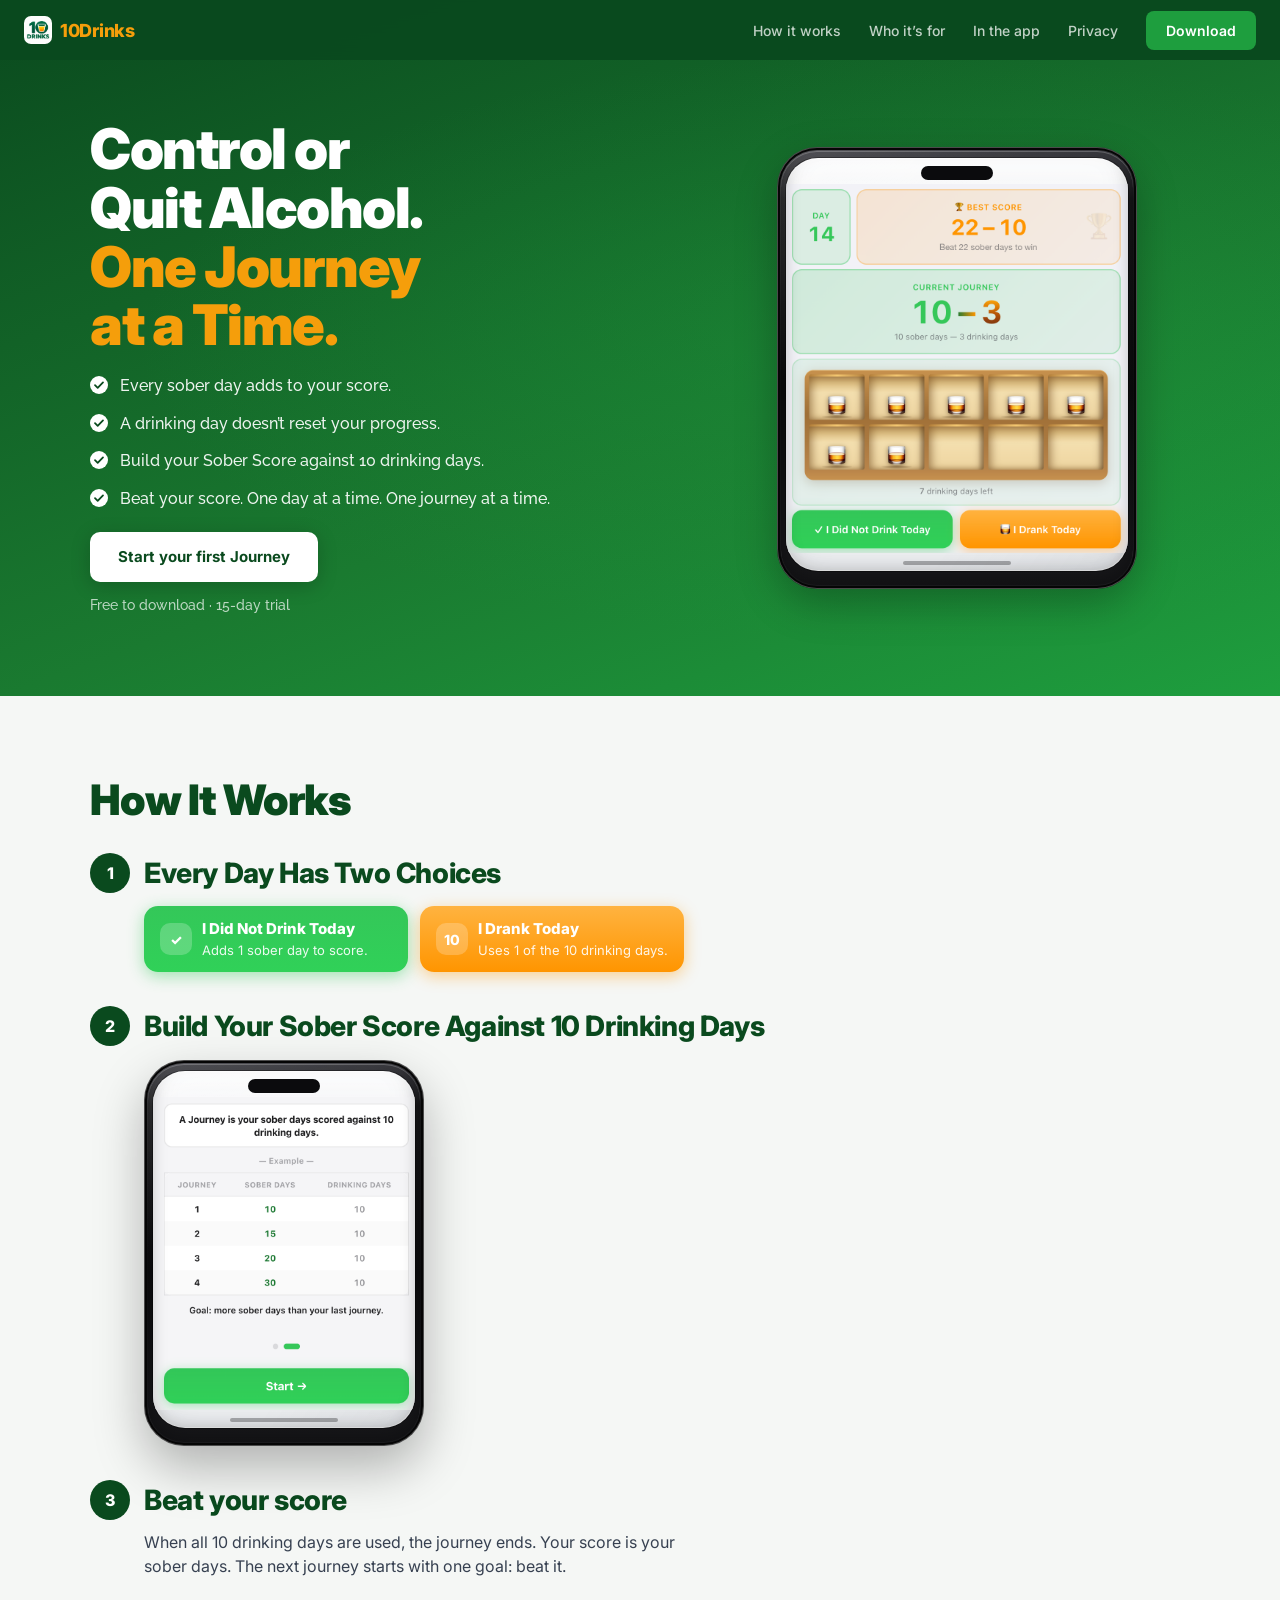
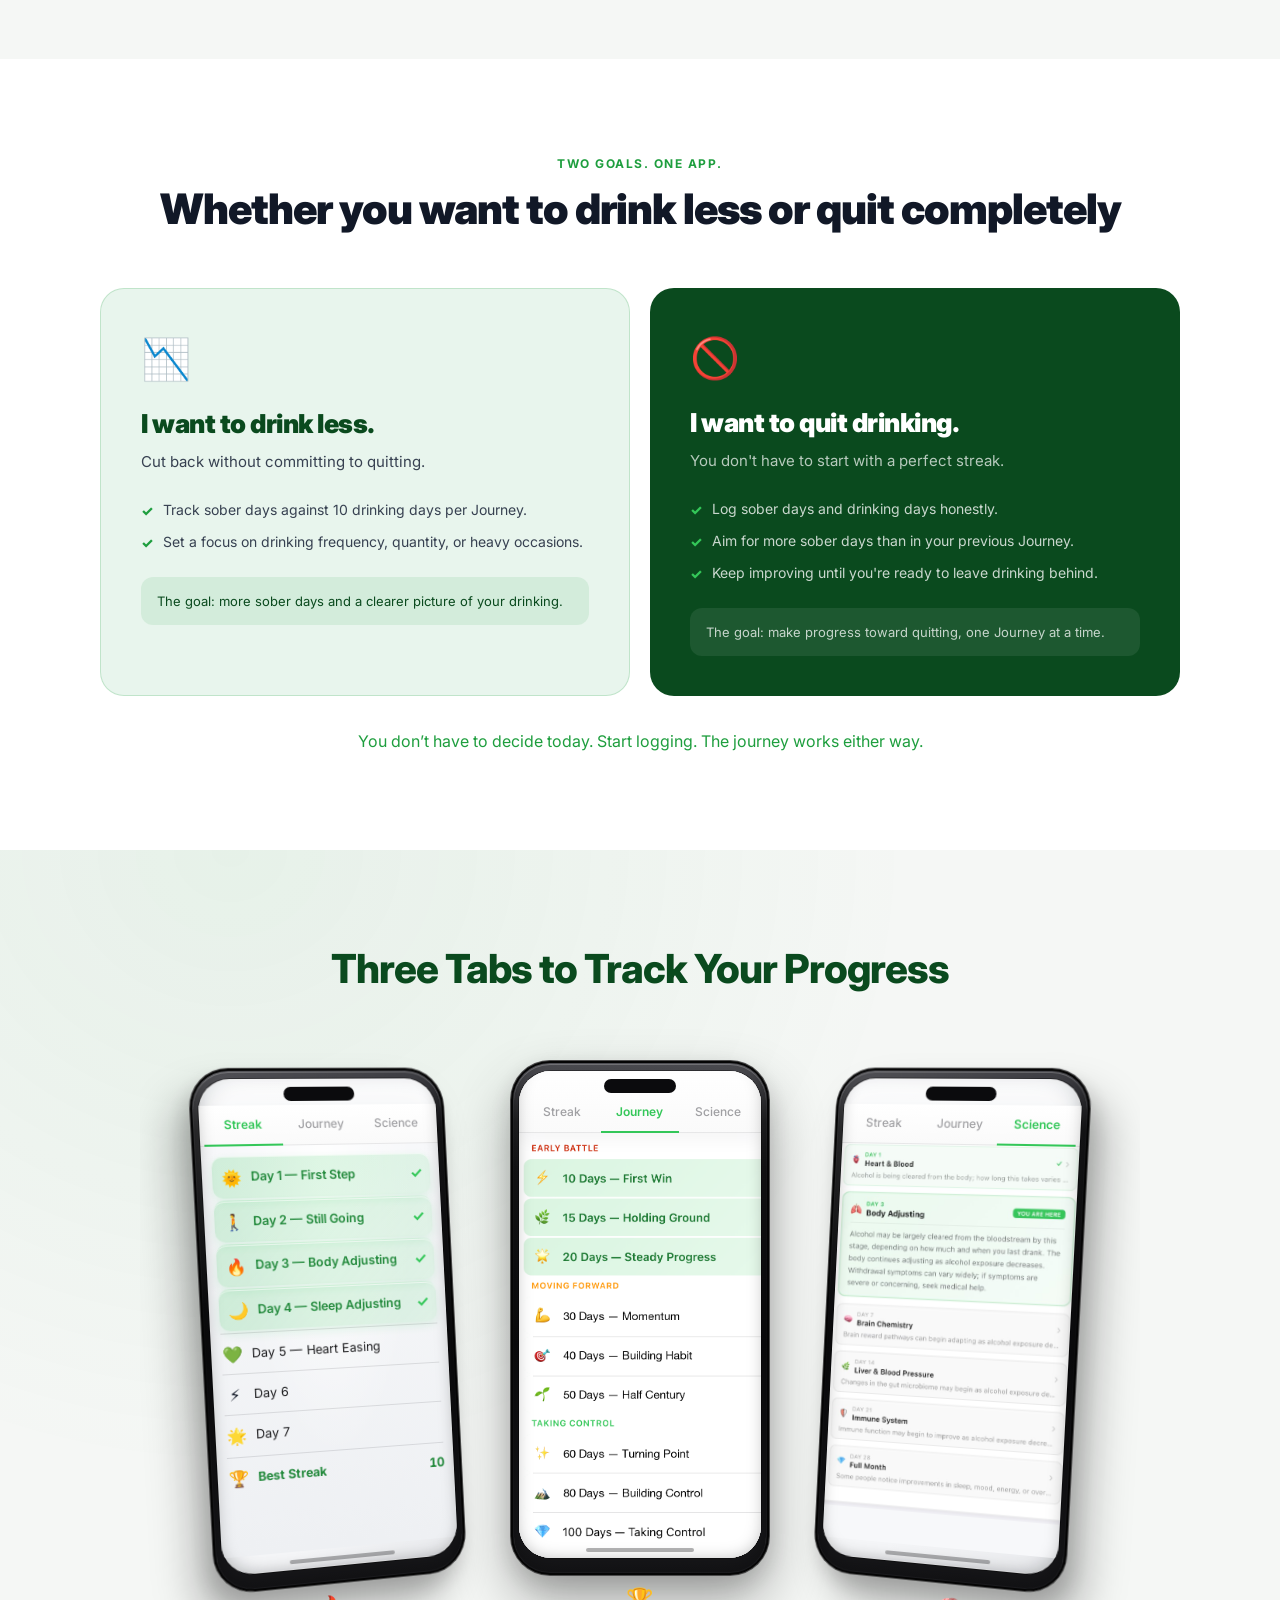
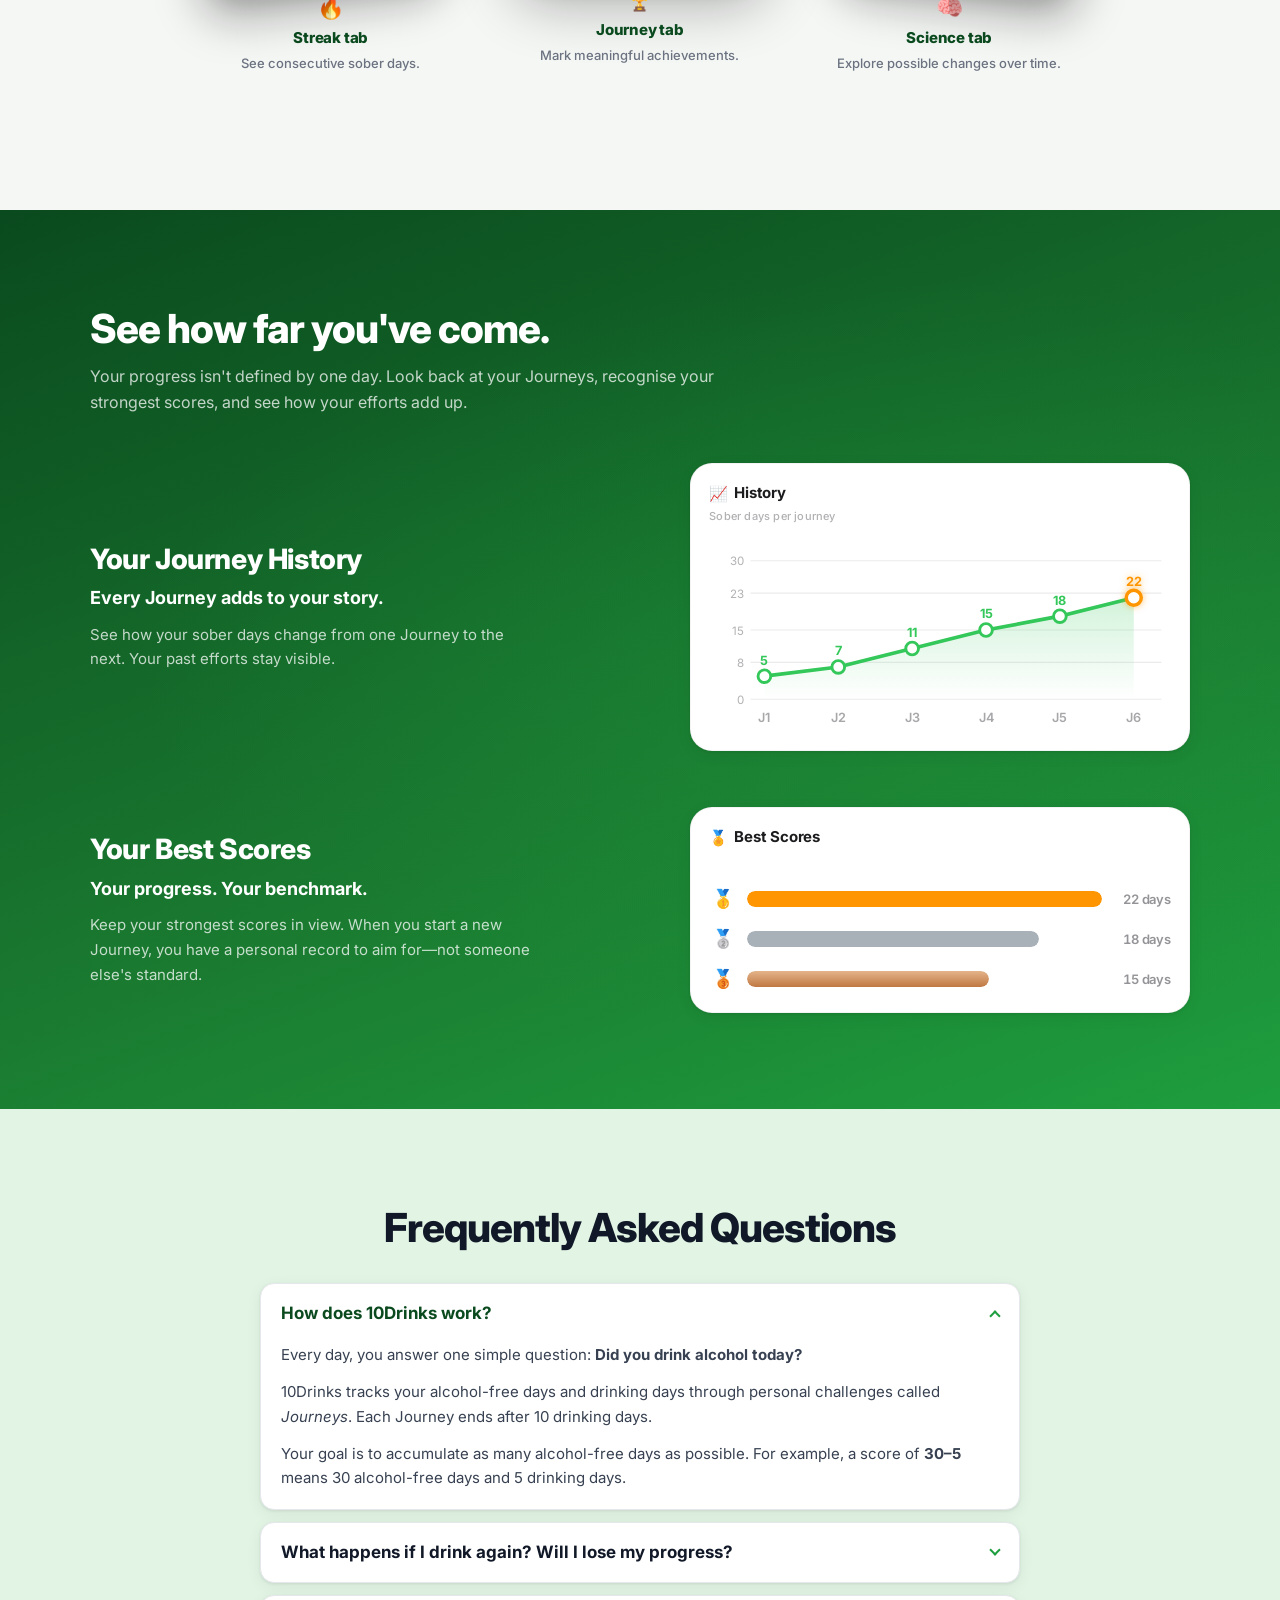
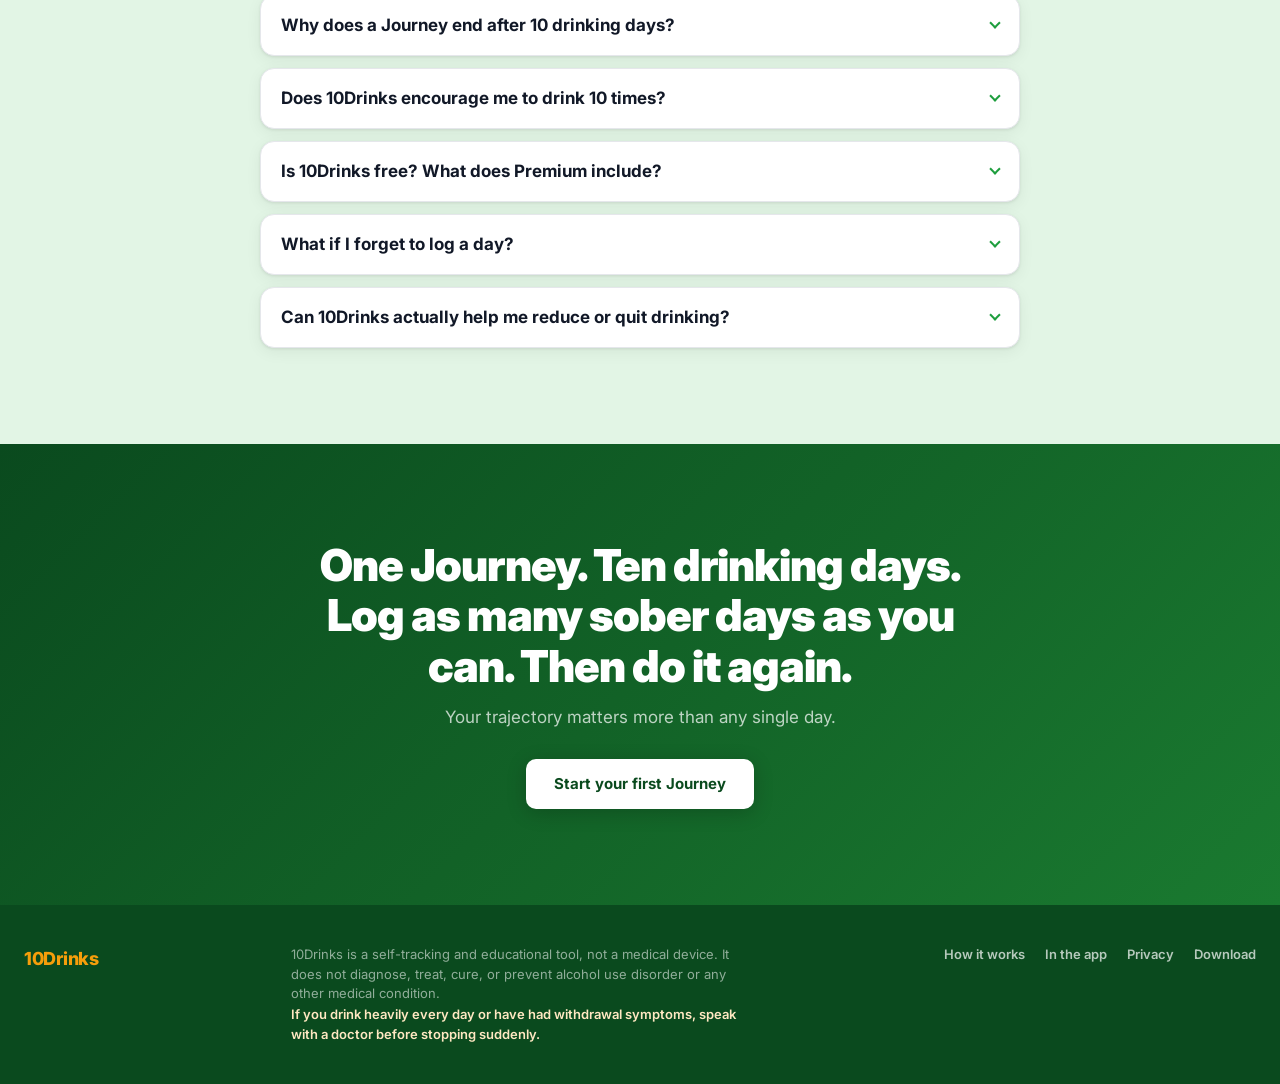
<file: index.html>
<!DOCTYPE html>
<html lang="en">
<head>
  <meta charset="utf-8">
  <meta name="viewport" content="width=device-width, initial-scale=1">
  <title>10Drinks — Control or Quit Alcohol</title>
  <meta name="description" content="10Drinks helps you cut back or stop drinking with a personal Journey score. Ten drinking days. As many sober days as you can. Then beat the score you earned yourself.">
  <meta name="theme-color" content="#0a4a1e">
  <link rel="icon" href="assets/icon-192.png" type="image/png">
  <link rel="apple-touch-icon" href="assets/icon-192.png">
  <link rel="preconnect" href="https://fonts.googleapis.com">
  <link rel="preconnect" href="https://fonts.gstatic.com" crossorigin>
  <link href="https://fonts.googleapis.com/css2?family=Inter:wght@400;500;600;700;800;900&family=Raleway:wght@400;500;600;700;800&display=swap" rel="stylesheet">
  <link rel="stylesheet" href="style.css?v=s19-history-green">
  <script>document.documentElement.classList.add("js");</script>
</head>
<body>
  <a class="skip" href="#main">Skip to content</a>
  <header class="site-header">
    <a class="logo" href="#top">
      <img src="assets/icon-192.png" width="28" height="28" alt="">
      <span class="logo-word">10<span>Drinks</span></span>
    </a>
    <nav class="nav" id="site-nav" aria-label="Primary">
      <a href="#how">How it works</a>
      <a href="#paths">Who it’s for</a>
      <a href="#app">In the app</a>
      <a href="privacy.html">Privacy</a>
    </nav>
    <a class="nav-cta" href="https://play.google.com/store/apps/details?id=com.tendrinks.app">Download</a>
    <button class="nav-toggle" type="button" aria-expanded="false" aria-controls="site-nav">
      <span class="sr">Menu</span>
      <span class="nav-toggle-bars" aria-hidden="true"></span>
    </button>
  </header>

  <main id="main">
    <section class="hero" id="top">
      <div class="hero-inner">
        <div class="hero-text">
          <h1>Control or<br>Quit Alcohol.<br><em>One Journey<br>at a Time.</em></h1>
          <ul class="hero-points">
            <li>Every sober day adds to your score.</li>
            <li>A drinking day doesn’t reset your progress.</li>
            <li>Build your Sober Score against 10 drinking days.</li>
            <li>Beat your score. One day at a time. One journey at a time.</li>
          </ul>
          <div class="hero-actions">
            <a class="btn-primary" href="https://play.google.com/store/apps/details?id=com.tendrinks.app">Start your first Journey</a>
          </div>
          <p class="hero-pace">Free to download · 15-day trial</p>
        </div>
        <figure class="hero-phone">
          <div class="progress-device-frame">
            <div class="progress-screen hero-screen">
              <img src="assets/app-dashboard.png?v=beat22days" alt="The 10Drinks dashboard. Day 14. Best Score 22–10, beat 22 sober days to win. Current Journey 10–3: 10 sober days and 3 drinking days. A tray of ten glasses with 7 drinking days left. Buttons for I Did Not Drink Today and I Drank Today.">
            </div>
          </div>
        </figure>
      </div>
    </section>

    <section class="works" id="how">
      <div class="works-inner">
        <h2 class="section-h2">How It Works</h2>
        <ol class="works-seq">
          <li>
            <div>
              <h3>Every Day Has Two Choices</h3>
              <div class="choice-grid" id="log">
                <a class="choice choice-sober" href="https://play.google.com/store/apps/details?id=com.tendrinks.app">
                  <span class="choice-mark" aria-hidden="true">✓</span>
                  <span>
                    <span class="choice-name">I Did Not Drink Today</span>
                    <span class="choice-detail">Adds 1 sober day to score.</span>
                  </span>
                </a>
                <a class="choice choice-drank" href="https://play.google.com/store/apps/details?id=com.tendrinks.app">
                  <span class="choice-mark" aria-hidden="true">10</span>
                  <span>
                    <span class="choice-name">I Drank Today</span>
                    <span class="choice-detail">Uses 1 of the 10 drinking days.</span>
                  </span>
                </a>
              </div>
            </div>
          </li>
          <li>
            <div>
              <h3>Build Your Sober Score Against 10 Drinking Days</h3>
              <figure class="works-phone">
                <div class="progress-device-frame">
                  <div class="progress-screen works-screen">
                    <img src="assets/app-journey.png" alt="Welcome screen. A Journey is your sober days scored against 10 drinking days. Example: Journey 1 is 10 sober days and 10 drinking days, Journey 2 is 15 and 10, Journey 3 is 20 and 10, Journey 4 is 30 and 10. Goal: more sober days than your last journey." width="770" height="920">
                  </div>
                </div>
              </figure>
            </div>
          </li>
          <li>
            <div>
              <h3>Beat your score</h3>
              <p>When all 10 drinking days are used, the journey ends. Your score is your sober days. The next journey starts with one goal: beat it.</p>
            </div>
          </li>
        </ol>
      </div>
    </section>

    <section class="paths" id="paths">
      <div class="paths-inner">
        <div class="paths-header">
          <p class="section-eyebrow">Two Goals. One App.</p>
          <h2 class="section-h2">Whether you want to drink less or quit completely</h2>
        </div>
        <div class="paths-grid">
          <article class="path-card control">
            <div class="path-icon" aria-hidden="true">📉</div>
            <h3 class="path-title">I want to drink less.</h3>
            <p class="path-desc">Cut back without committing to quitting.</p>
            <ul class="path-points">
              <li>Track sober days against 10 drinking days per Journey.</li>
              <li>Set a focus on drinking frequency, quantity, or heavy occasions.</li>
            </ul>
            <p class="path-note">The goal: more sober days and a clearer picture of your drinking.</p>
          </article>
          <article class="path-card quit">
            <div class="path-icon" aria-hidden="true">🚫</div>
            <h3 class="path-title">I want to quit drinking.</h3>
            <p class="path-desc">You don't have to start with a perfect streak.</p>
            <ul class="path-points">
              <li>Log sober days and drinking days honestly.</li>
              <li>Aim for more sober days than in your previous Journey.</li>
              <li>Keep improving until you're ready to leave drinking behind.</li>
            </ul>
            <p class="path-note">The goal: make progress toward quitting, one Journey at a time.</p>
          </article>
        </div>
        <p class="section-p paths-footer">You don’t have to decide today. Start logging. The journey works either way.</p>
      </div>
    </section>

    <section class="features progress" id="app">
      <div class="features-inner">
        <div class="section-header progress-header">
          <h2 class="section-title">Three Tabs to Track Your Progress</h2>
        </div>

        <div class="progress-phones" role="list" aria-label="Streak tab, Journey tab, and Science tab in the app">
          <figure class="progress-device" role="listitem">
            <div class="progress-device-frame">
              <div class="progress-screen">
                <div class="progress-tabs" aria-hidden="true">
                  <span class="progress-tab is-active">Streak</span>
                  <span class="progress-tab">Journey</span>
                  <span class="progress-tab">Science</span>
                </div>
                <div class="progress-panel">
                  <ul class="streak-list">
                    <li class="streak-row is-done">
                      <span class="streak-emoji" aria-hidden="true">🌞</span>
                      <span class="streak-name">Day 1 — First Step</span>
                      <span class="streak-check" aria-hidden="true">✓</span>
                    </li>
                    <li class="streak-row is-done">
                      <span class="streak-emoji" aria-hidden="true">🚶</span>
                      <span class="streak-name">Day 2 — Still Going</span>
                      <span class="streak-check" aria-hidden="true">✓</span>
                    </li>
                    <li class="streak-row is-done">
                      <span class="streak-emoji" aria-hidden="true">🔥</span>
                      <span class="streak-name">Day 3 — Body Adjusting</span>
                      <span class="streak-check" aria-hidden="true">✓</span>
                    </li>
                    <li class="streak-row is-done">
                      <span class="streak-emoji" aria-hidden="true">🌙</span>
                      <span class="streak-name">Day 4 — Sleep Adjusting</span>
                      <span class="streak-check" aria-hidden="true">✓</span>
                    </li>
                    <li class="streak-row">
                      <span class="streak-emoji" aria-hidden="true">💚</span>
                      <span class="streak-name">Day 5 — Heart Easing</span>
                    </li>
                    <li class="streak-row">
                      <span class="streak-emoji" aria-hidden="true">⚡</span>
                      <span class="streak-name">Day 6</span>
                    </li>
                    <li class="streak-row">
                      <span class="streak-emoji" aria-hidden="true">🌟</span>
                      <span class="streak-name">Day 7</span>
                    </li>
                    <li class="streak-row is-best">
                      <span class="streak-emoji" aria-hidden="true">🏆</span>
                      <span class="streak-name">Best Streak</span>
                      <span class="streak-best-num">10</span>
                    </li>
                  </ul>
                </div>
              </div>
            </div>
            <figcaption class="progress-caption">
              <span class="progress-caption-emoji" aria-hidden="true">🔥</span>
              <strong>Streak tab</strong>
              <span class="progress-caption-text">See consecutive sober days.</span>
            </figcaption>
          </figure>

          <figure class="progress-device" role="listitem">
            <div class="progress-device-frame">
              <div class="progress-screen progress-screen--shot">
                <div class="progress-tabs" aria-hidden="true">
                  <span class="progress-tab">Streak</span>
                  <span class="progress-tab is-active">Journey</span>
                  <span class="progress-tab">Science</span>
                </div>
                <div class="progress-panel progress-panel--shot">
                  <div class="progress-shot-card">
                    <img src="assets/section4-journey.png?v=separators2" alt="Journey tab milestone list with Early Battle, Moving Forward, and Taking Control achievements through 100 Days." width="898" height="1104">
                  </div>
                </div>
              </div>
            </div>
            <figcaption class="progress-caption">
              <span class="progress-caption-emoji" aria-hidden="true">🏆</span>
              <strong>Journey tab</strong>
              <span class="progress-caption-text">Mark meaningful achievements.</span>
            </figcaption>
          </figure>

          <figure class="progress-device" role="listitem">
            <div class="progress-device-frame">
              <div class="progress-screen">
                <div class="progress-tabs" aria-hidden="true">
                  <span class="progress-tab">Streak</span>
                  <span class="progress-tab">Journey</span>
                  <span class="progress-tab is-active">Science</span>
                </div>
                <div class="progress-panel progress-panel--science">
                  <img class="science-shot" src="assets/science-tab.png" alt="Science timeline. Day 1, Heart and Blood, is complete. Day 3, Body Adjusting, is marked You are here: alcohol may be largely cleared from the bloodstream, the body keeps adjusting, and severe or concerning withdrawal symptoms need medical help. Later cards cover brain chemistry, liver and blood pressure, the immune system, and a full month.">
                </div>
              </div>
            </div>
            <figcaption class="progress-caption">
              <span class="progress-caption-emoji" aria-hidden="true">🧠</span>
              <strong>Science tab</strong>
              <span class="progress-caption-text">Explore possible changes over time.</span>
            </figcaption>
          </figure>
        </div>
      </div>
    </section>

    <section class="position history" id="who">
      <div class="position-inner">
        <div class="section-header history-intro">
          <h2 class="section-title">See how far you've come.</h2>
          <p class="section-sub">Your progress isn't defined by one day. Look back at your Journeys, recognise your strongest scores, and see how your efforts add up.</p>
        </div>

        <div class="history-band">
          <div class="history-band-copy">
            <h3 class="history-band-title">Your Journey History</h3>
            <p class="history-band-lead">Every Journey adds to your story.</p>
            <p class="history-band-body">See how your sober days change from one Journey to the next. Your past efforts stay visible.</p>
          </div>
          <article class="app-panel history-panel" aria-label="History chart">
            <header class="app-panel-head">
              <div class="app-panel-titles">
                <p class="app-panel-title"><span class="app-panel-emoji" aria-hidden="true">📈</span> History</p>
                <p class="app-panel-sub">Sober days per journey</p>
              </div>
            </header>
            <div class="history-chart" role="img" aria-label="Sober days per journey: Journey 1 has 5, Journey 2 has 7, Journey 3 has 11, Journey 4 has 15, Journey 5 has 18, Journey 6 has 22.">
              <svg class="history-chart-svg" viewBox="0 0 400 168" xmlns="http://www.w3.org/2000/svg" aria-hidden="true">
                <defs>
                  <linearGradient id="historyAreaFill" x1="0" y1="0" x2="0" y2="1">
                    <stop offset="0%" stop-color="#34c759" stop-opacity="0.22"/>
                    <stop offset="100%" stop-color="#34c759" stop-opacity="0"/>
                  </linearGradient>
                  <filter id="historyLastGlow" x="-60%" y="-60%" width="220%" height="220%">
                    <feDropShadow dx="0" dy="0" stdDeviation="3.2" flood-color="#ff9500" flood-opacity="0.55"/>
                  </filter>
                </defs>
                <g class="history-grid" fill="none" stroke="rgba(60,60,67,0.1)" stroke-width="1">
                  <line x1="36" y1="18" x2="392" y2="18"/>
                  <line x1="36" y1="46" x2="392" y2="46"/>
                  <line x1="36" y1="78" x2="392" y2="78"/>
                  <line x1="36" y1="106" x2="392" y2="106"/>
                  <line x1="36" y1="138" x2="392" y2="138"/>
                </g>
                <g class="history-y" fill="rgba(60,60,67,0.4)" font-size="10" font-family="Inter, system-ui, sans-serif" text-anchor="end">
                  <text x="30" y="22">30</text>
                  <text x="30" y="50">23</text>
                  <text x="30" y="82">15</text>
                  <text x="30" y="110">8</text>
                  <text x="30" y="142">0</text>
                </g>
                <path d="M48,118 L112,110 L176,94 L240,78 L304,66 L368,50 L368,138 L48,138 Z" fill="url(#historyAreaFill)"/>
                <path d="M48,118 L112,110 L176,94 L240,78 L304,66 L368,50" fill="none" stroke="#34c759" stroke-width="3.2" stroke-linecap="round" stroke-linejoin="round"/>
                <g class="history-points" font-family="Inter, system-ui, sans-serif" font-size="11" font-weight="700" text-anchor="middle">
                  <g>
                    <circle cx="48" cy="118" r="5.5" fill="#fff" stroke="#34c759" stroke-width="2.5"/>
                    <text x="48" y="108" fill="#34c759">5</text>
                  </g>
                  <g>
                    <circle cx="112" cy="110" r="5.5" fill="#fff" stroke="#34c759" stroke-width="2.5"/>
                    <text x="112" y="100" fill="#34c759">7</text>
                  </g>
                  <g>
                    <circle cx="176" cy="94" r="5.5" fill="#fff" stroke="#34c759" stroke-width="2.5"/>
                    <text x="176" y="84" fill="#34c759">11</text>
                  </g>
                  <g>
                    <circle cx="240" cy="78" r="5.5" fill="#fff" stroke="#34c759" stroke-width="2.5"/>
                    <text x="240" y="68" fill="#34c759">15</text>
                  </g>
                  <g>
                    <circle cx="304" cy="66" r="5.5" fill="#fff" stroke="#34c759" stroke-width="2.5"/>
                    <text x="304" y="56" fill="#34c759">18</text>
                  </g>
                  <g filter="url(#historyLastGlow)">
                    <circle cx="368" cy="50" r="6.5" fill="#fff" stroke="#ff9500" stroke-width="3"/>
                    <text x="368" y="40" fill="#ff9500">22</text>
                  </g>
                </g>
                <g class="history-x" fill="rgba(60,60,67,0.45)" font-size="11" font-weight="600" font-family="Inter, system-ui, sans-serif" text-anchor="middle">
                  <text x="48" y="158">J1</text>
                  <text x="112" y="158">J2</text>
                  <text x="176" y="158">J3</text>
                  <text x="240" y="158">J4</text>
                  <text x="304" y="158">J5</text>
                  <text x="368" y="158">J6</text>
                </g>
              </svg>
            </div>
          </article>
        </div>

        <div class="history-band">
          <div class="history-band-copy">
            <h3 class="history-band-title">Your Best Scores</h3>
            <p class="history-band-lead">Your progress. Your benchmark.</p>
            <p class="history-band-body">Keep your strongest scores in view. When you start a new Journey, you have a personal record to aim for—not someone else's standard.</p>
          </div>
          <article class="app-panel scores-panel" aria-label="Best Scores">
            <header class="app-panel-head">
              <div class="app-panel-titles">
                <p class="app-panel-title"><span class="app-panel-emoji" aria-hidden="true">🏅</span> Best Scores</p>
              </div>
            </header>
            <ul class="best-scores-list" role="list">
              <li class="best-scores-row best-scores-row--1">
                <span class="best-scores-medal" aria-hidden="true">🥇</span>
                <span class="best-scores-bar" style="--bar:100%" aria-hidden="true"><span class="best-scores-fill"></span></span>
                <span class="best-scores-value">22 days</span>
              </li>
              <li class="best-scores-row best-scores-row--2">
                <span class="best-scores-medal" aria-hidden="true">🥈</span>
                <span class="best-scores-bar" style="--bar:82%" aria-hidden="true"><span class="best-scores-fill"></span></span>
                <span class="best-scores-value">18 days</span>
              </li>
              <li class="best-scores-row best-scores-row--3">
                <span class="best-scores-medal" aria-hidden="true">🥉</span>
                <span class="best-scores-bar" style="--bar:68%" aria-hidden="true"><span class="best-scores-fill"></span></span>
                <span class="best-scores-value">15 days</span>
              </li>
            </ul>
          </article>
        </div>
      </div>
    </section>

    <section class="faq" id="faq">
      <div class="faq-inner">
        <h2 class="section-title">Frequently Asked Questions</h2>
        <div class="faq-list">
          <details class="faq-item" open>
            <summary>How does 10Drinks work?</summary>
            <div class="faq-answer">
              <p>Every day, you answer one simple question: <strong>Did you drink alcohol today?</strong></p>
              <p>10Drinks tracks your alcohol-free days and drinking days through personal challenges called <em>Journeys</em>. Each Journey ends after 10 drinking days.</p>
              <p>Your goal is to accumulate as many alcohol-free days as possible. For example, a score of <strong>30–5</strong> means 30 alcohol-free days and 5 drinking days.</p>
            </div>
          </details>
          <details class="faq-item">
            <summary>What happens if I drink again? Will I lose my progress?</summary>
            <div class="faq-answer">
              <p><strong>No. Your alcohol-free days are never erased.</strong></p>
              <p>Think of football. Conceding a goal doesn't mean you've lost the match. Even losing a match doesn't necessarily mean you've lost the World Cup.</p>
              <p>The same applies to your relationship with alcohol. One drinking day doesn't define your entire Journey. Your previous achievements remain, and tomorrow is another opportunity to move forward.</p>
              <p><strong>Don't judge your entire journey by a single day.</strong></p>
            </div>
          </details>
          <details class="faq-item">
            <summary>Why does a Journey end after 10 drinking days?</summary>
            <div class="faq-answer">
              <p>Imagine you're playing football against Brazil.</p>
              <p>In your first match, you lose <strong>0–10</strong>. In the next match, you manage to score once and finish <strong>1–10</strong>.</p>
              <p>You still lost, but something changed. You scored a goal against a team you couldn't score against before. That's progress.</p>
              <p>Now imagine Brazil can never score more than 10 goals against you, but there's no limit to how many you can score.</p>
              <p>That's how 10Drinks measures your Journeys.</p>
              <p>Every alcohol-free day is a goal for you. Every drinking day is a goal against you. Reaching 10 drinking days ends that Journey, allowing you to compare your progress with the next one.</p>
              <p>Your challenge is to improve on your previous score while aiming to remain alcohol-free for as long as possible.</p>
              <p><strong>You don't have to beat Brazil today. Just aim to do better than last time.</strong></p>
              <p>And if you never reach 10 drinking days, your Journey continues indefinitely.</p>
            </div>
          </details>
          <details class="faq-item">
            <summary>Does 10Drinks encourage me to drink 10 times?</summary>
            <div class="faq-answer">
              <p><strong>Absolutely not. The 10 drinking days are a measurement, not an allowance or a target.</strong></p>
              <p>The purpose of 10Drinks is to help you reduce or quit drinking. Ideally, you would remain alcohol-free and never reach the 10-drinking-day limit.</p>
              <p>The limit simply provides a consistent way to measure your drinking patterns and compare progress between Journeys.</p>
              <p>And if you do drink, remember: <strong>Drinking is an event, not your identity.</strong> One decision doesn't make you a failure or erase your ability to change.</p>
              <p>Use that experience as feedback, not as a reason to give up. What matters is the choices you make moving forward.</p>
            </div>
          </details>
          <details class="faq-item">
            <summary>Is 10Drinks free? What does Premium include?</summary>
            <div class="faq-answer">
              <p>Yes. Basic daily tracking is always free.</p>
              <p>New users get <strong>15 days of Premium access</strong> to explore additional features, including milestones, progress history, personal bests, and educational content.</p>
              <p>After the trial, you can continue tracking for free or subscribe to Premium for advanced features.</p>
              <p><strong>No automatic charges.</strong> A paid subscription starts only when you choose to purchase one through Google Play.</p>
            </div>
          </details>
          <details class="faq-item">
            <summary>What if I forget to log a day?</summary>
            <div class="faq-answer">
              <p>You can record missed days later using the app's catch-up process.</p>
              <p>Daily reminders can also help you maintain a consistent tracking habit.</p>
            </div>
          </details>
          <details class="faq-item">
            <summary>Can 10Drinks actually help me reduce or quit drinking?</summary>
            <div class="faq-answer">
              <p>10Drinks is designed to encourage awareness, consistency, and gradual improvement through daily tracking and personal challenges.</p>
              <p>It can support your efforts to change your drinking habits, but it isn't a medical treatment or a guaranteed solution for alcohol dependence.</p>
              <p>If you may be physically dependent on alcohol, consult a healthcare professional before stopping abruptly, as withdrawal can be dangerous.</p>
            </div>
          </details>
        </div>
      </div>
    </section>

    <section class="cta-section" id="start">
      <h2>One Journey. Ten drinking days. Log as many sober days as you can. Then do it again.</h2>
      <p>Your trajectory matters more than any single day.</p>
      <a class="btn-primary" href="https://play.google.com/store/apps/details?id=com.tendrinks.app">Start your first Journey</a>
    </section>
  </main>

  <footer class="site-footer">
    <p class="logo"><span class="logo-word">10<span>Drinks</span></span></p>
    <div class="footer-copy">
      <p>10Drinks is a self-tracking and educational tool, not a medical device. It does not diagnose, treat, cure, or prevent alcohol use disorder or any other medical condition.</p>
      <p class="footer-safety">If you drink heavily every day or have had withdrawal symptoms, speak with a doctor before stopping suddenly.</p>
    </div>
    <p class="footer-links">
      <a href="#how">How it works</a>
      <a href="#app">In the app</a>
      <a href="privacy.html">Privacy</a>
      <a href="https://play.google.com/store/apps/details?id=com.tendrinks.app">Download</a>
    </p>
  </footer>

  <script>
    (function () {
      var toggle = document.querySelector(".nav-toggle");
      var nav = document.querySelector(".nav");
      if (toggle && nav) {
        toggle.addEventListener("click", function () {
          var open = nav.classList.toggle("is-open");
          toggle.setAttribute("aria-expanded", open ? "true" : "false");
        });
        nav.querySelectorAll("a").forEach(function (link) {
          link.addEventListener("click", function () {
            nav.classList.remove("is-open");
            toggle.setAttribute("aria-expanded", "false");
          });
        });
        document.addEventListener("keydown", function (event) {
          if (event.key === "Escape") {
            nav.classList.remove("is-open");
            toggle.setAttribute("aria-expanded", "false");
          }
        });
      }

      document.querySelectorAll("[data-tabs]").forEach(function (root) {
        var buttons = root.querySelectorAll("[data-tab]");
        var panels = root.querySelectorAll("[data-panel]");
        buttons.forEach(function (btn) {
          btn.addEventListener("click", function () {
            var id = btn.getAttribute("data-tab");
            buttons.forEach(function (b) {
              var on = b === btn;
              b.classList.toggle("is-active", on);
              b.setAttribute("aria-selected", on ? "true" : "false");
            });
            panels.forEach(function (panel) {
              panel.hidden = panel.getAttribute("data-panel") !== id;
            });
          });
        });
      });
    })();
  </script>
</body>
</html>
</file>
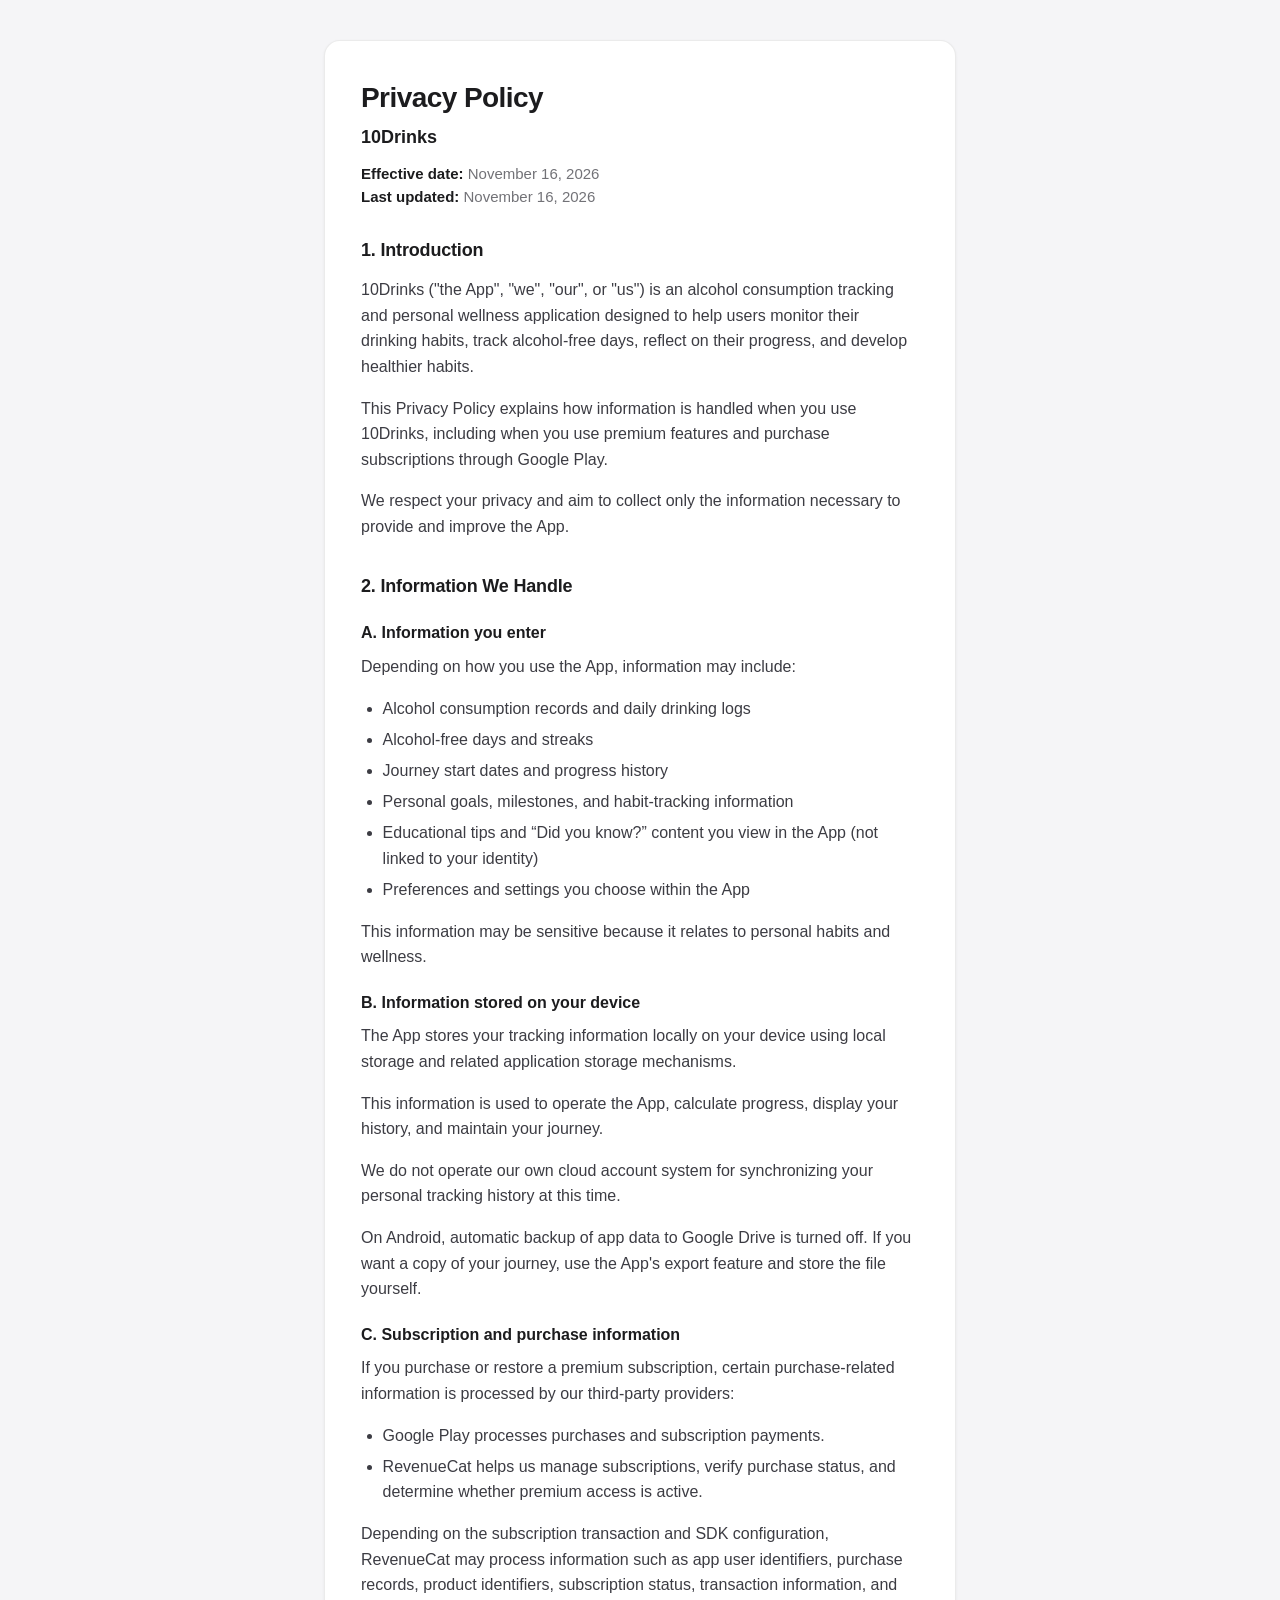
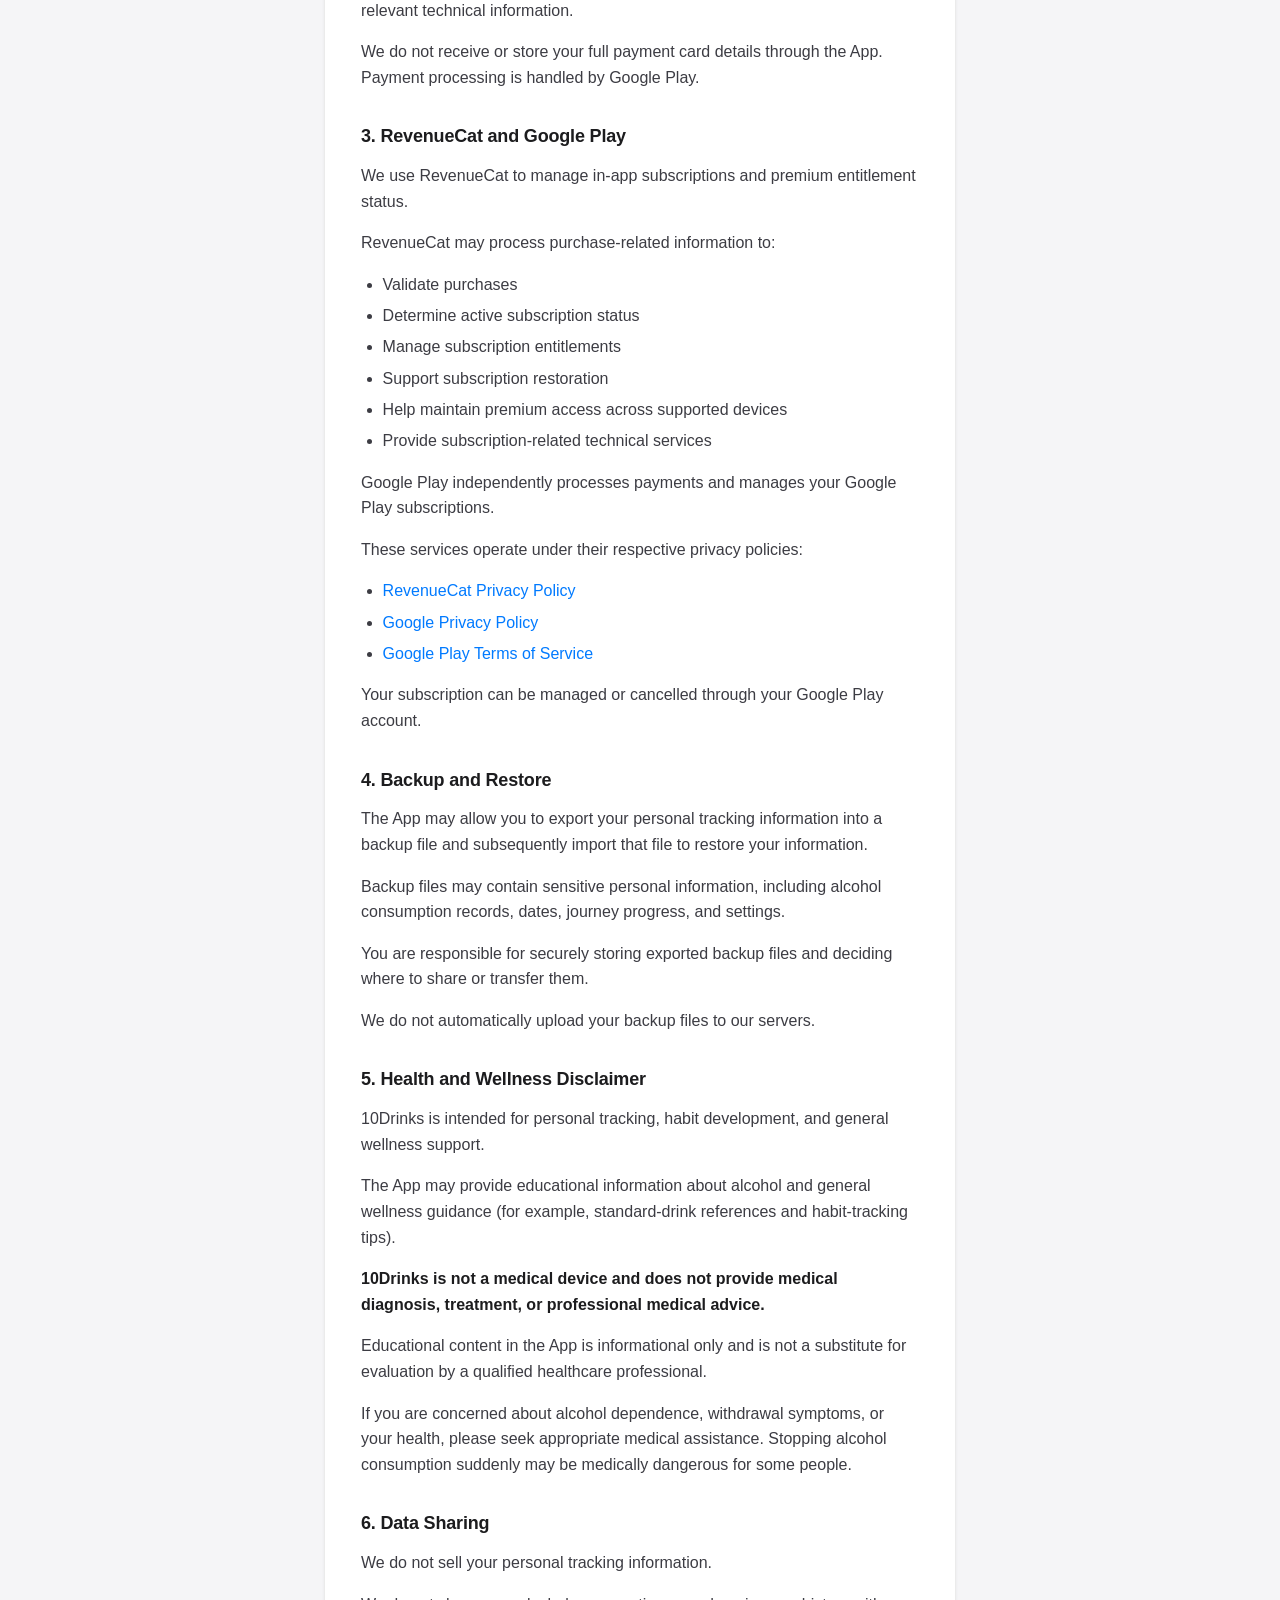
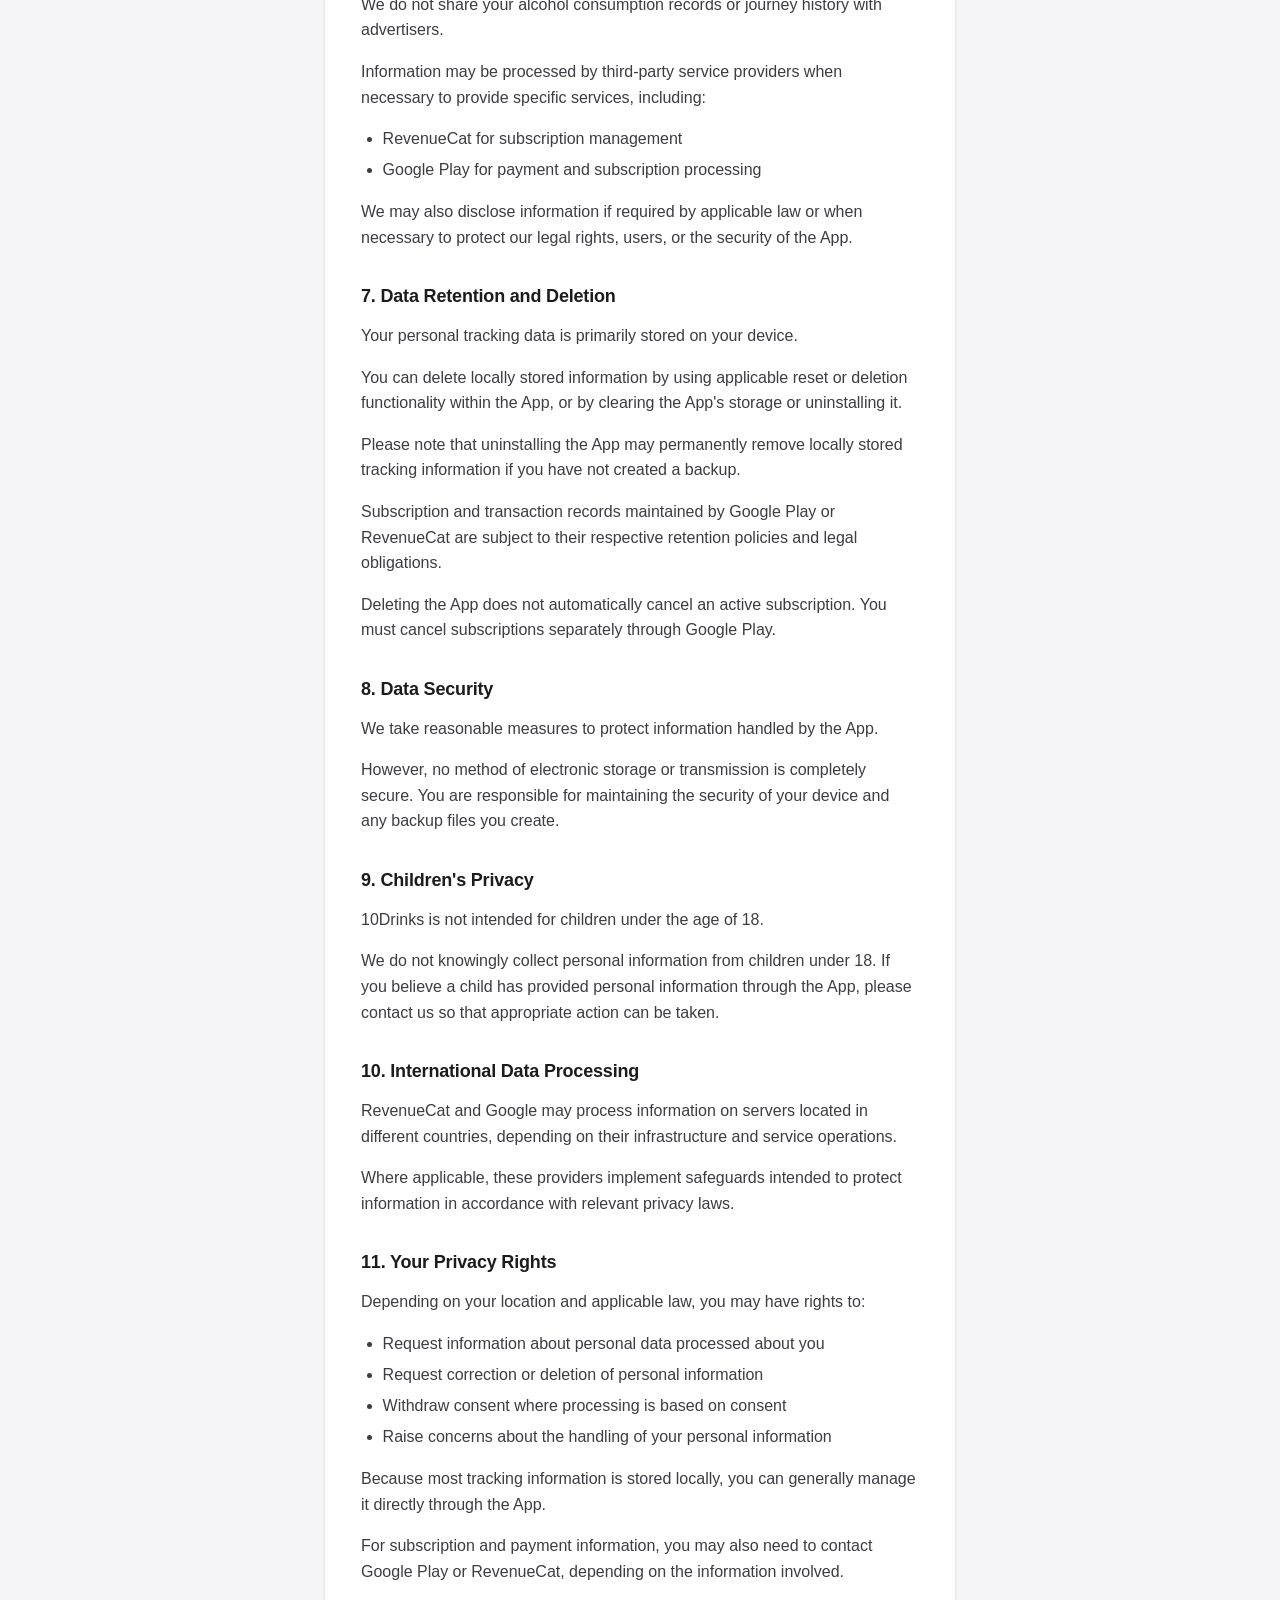
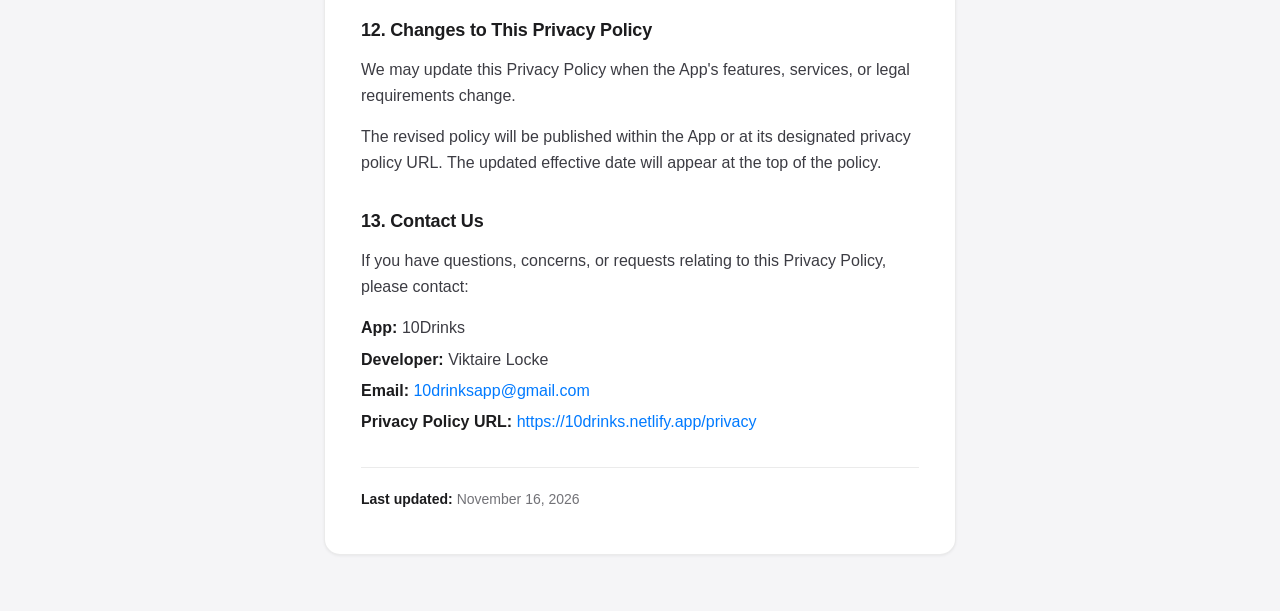
<file: privacy.html>
<!DOCTYPE html>
<html lang="en">
<head>
  <meta charset="UTF-8">
  <meta name="viewport" content="width=device-width, initial-scale=1">
  <meta name="description" content="Privacy Policy for 10Drinks — local-first alcohol journey tracking, subscriptions via Google Play and RevenueCat.">
  <link rel="canonical" href="https://10drinks.netlify.app/privacy">
  <title>Privacy Policy — 10Drinks</title>
  <style>
    :root {
      --text: #1c1c1e;
      --text-secondary: #3c3c43;
      --text-muted: rgba(60, 60, 67, 0.72);
      --border: rgba(0, 0, 0, 0.08);
      --max: 42rem;
    }
    * { box-sizing: border-box; }
    body {
      margin: 0;
      font-family: -apple-system, BlinkMacSystemFont, "Segoe UI", Roboto, "Helvetica Neue", Arial, sans-serif;
      font-size: 16px;
      line-height: 1.6;
      color: var(--text-secondary);
      background: #f5f5f7;
    }
    .wrap {
      max-width: var(--max);
      margin: 0 auto;
      padding: 2.5rem 1.25rem 3.5rem;
    }
    article {
      background: #fff;
      border-radius: 16px;
      padding: 2rem 1.5rem 2.25rem;
      box-shadow: 0 1px 3px rgba(0, 0, 0, 0.06);
      border: 1px solid var(--border);
    }
    @media (min-width: 480px) {
      article { padding: 2.5rem 2.25rem 2.75rem; }
    }
    h1 {
      margin: 0 0 0.5rem;
      font-size: 1.75rem;
      font-weight: 700;
      letter-spacing: -0.02em;
      color: var(--text);
      line-height: 1.2;
    }
    .app-name {
      margin: 0 0 0.75rem;
      font-size: 1.125rem;
      font-weight: 600;
      color: var(--text);
    }
    .effective {
      margin: 0 0 1.75rem;
      font-size: 0.9375rem;
      color: var(--text-muted);
      line-height: 1.5;
    }
    h2 {
      margin: 2rem 0 0.75rem;
      font-size: 1.125rem;
      font-weight: 700;
      color: var(--text);
      letter-spacing: -0.01em;
    }
    h2:first-of-type { margin-top: 1.5rem; }
    h3 {
      margin: 1.25rem 0 0.5rem;
      font-size: 1rem;
      font-weight: 600;
      color: var(--text);
    }
    p { margin: 0 0 1rem; }
    ul {
      margin: 0 0 1rem;
      padding-left: 1.35rem;
    }
    li { margin-bottom: 0.35rem; }
    strong { color: var(--text); font-weight: 600; }
    a {
      color: #007aff;
      text-decoration: none;
    }
    a:hover { text-decoration: underline; }
    hr {
      border: none;
      border-top: 1px solid var(--border);
      margin: 2rem 0 1.25rem;
    }
    .footer-note {
      margin: 0;
      font-size: 0.875rem;
      color: var(--text-muted);
    }
    .contact { margin-top: 0.5rem; }
    .contact p { margin-bottom: 0.35rem; }
  </style>
</head>
<body>
  <div class="wrap">
    <article>
      <h1>Privacy Policy</h1>
      <p class="app-name">10Drinks</p>
      <p class="effective">
        <strong>Effective date:</strong> November 16, 2026<br>
        <strong>Last updated:</strong> November 16, 2026
      </p>

      <h2>1. Introduction</h2>
      <p>10Drinks (&quot;the App&quot;, &quot;we&quot;, &quot;our&quot;, or &quot;us&quot;) is an alcohol consumption tracking and personal wellness application designed to help users monitor their drinking habits, track alcohol-free days, reflect on their progress, and develop healthier habits.</p>
      <p>This Privacy Policy explains how information is handled when you use 10Drinks, including when you use premium features and purchase subscriptions through Google Play.</p>
      <p>We respect your privacy and aim to collect only the information necessary to provide and improve the App.</p>

      <h2>2. Information We Handle</h2>
      <h3>A. Information you enter</h3>
      <p>Depending on how you use the App, information may include:</p>
      <ul>
        <li>Alcohol consumption records and daily drinking logs</li>
        <li>Alcohol-free days and streaks</li>
        <li>Journey start dates and progress history</li>
        <li>Personal goals, milestones, and habit-tracking information</li>
        <li>Educational tips and “Did you know?” content you view in the App (not linked to your identity)</li>
        <li>Preferences and settings you choose within the App</li>
      </ul>
      <p>This information may be sensitive because it relates to personal habits and wellness.</p>

      <h3>B. Information stored on your device</h3>
      <p>The App stores your tracking information locally on your device using local storage and related application storage mechanisms.</p>
      <p>This information is used to operate the App, calculate progress, display your history, and maintain your journey.</p>
      <p>We do not operate our own cloud account system for synchronizing your personal tracking history at this time.</p>
      <p>On Android, automatic backup of app data to Google Drive is turned off. If you want a copy of your journey, use the App&apos;s export feature and store the file yourself.</p>

      <h3>C. Subscription and purchase information</h3>
      <p>If you purchase or restore a premium subscription, certain purchase-related information is processed by our third-party providers:</p>
      <ul>
        <li>Google Play processes purchases and subscription payments.</li>
        <li>RevenueCat helps us manage subscriptions, verify purchase status, and determine whether premium access is active.</li>
      </ul>
      <p>Depending on the subscription transaction and SDK configuration, RevenueCat may process information such as app user identifiers, purchase records, product identifiers, subscription status, transaction information, and relevant technical information.</p>
      <p>We do not receive or store your full payment card details through the App. Payment processing is handled by Google Play.</p>

      <h2>3. RevenueCat and Google Play</h2>
      <p>We use RevenueCat to manage in-app subscriptions and premium entitlement status.</p>
      <p>RevenueCat may process purchase-related information to:</p>
      <ul>
        <li>Validate purchases</li>
        <li>Determine active subscription status</li>
        <li>Manage subscription entitlements</li>
        <li>Support subscription restoration</li>
        <li>Help maintain premium access across supported devices</li>
        <li>Provide subscription-related technical services</li>
      </ul>
      <p>Google Play independently processes payments and manages your Google Play subscriptions.</p>
      <p>These services operate under their respective privacy policies:</p>
      <ul>
        <li><a href="https://www.revenuecat.com/privacy/" target="_blank" rel="noopener noreferrer">RevenueCat Privacy Policy</a></li>
        <li><a href="https://policies.google.com/privacy" target="_blank" rel="noopener noreferrer">Google Privacy Policy</a></li>
        <li><a href="https://play.google.com/about/play-terms/" target="_blank" rel="noopener noreferrer">Google Play Terms of Service</a></li>
      </ul>
      <p>Your subscription can be managed or cancelled through your Google Play account.</p>

      <h2>4. Backup and Restore</h2>
      <p>The App may allow you to export your personal tracking information into a backup file and subsequently import that file to restore your information.</p>
      <p>Backup files may contain sensitive personal information, including alcohol consumption records, dates, journey progress, and settings.</p>
      <p>You are responsible for securely storing exported backup files and deciding where to share or transfer them.</p>
      <p>We do not automatically upload your backup files to our servers.</p>

      <h2>5. Health and Wellness Disclaimer</h2>
      <p>10Drinks is intended for personal tracking, habit development, and general wellness support.</p>
      <p>The App may provide educational information about alcohol and general wellness guidance (for example, standard-drink references and habit-tracking tips).</p>
      <p><strong>10Drinks is not a medical device and does not provide medical diagnosis, treatment, or professional medical advice.</strong></p>
      <p>Educational content in the App is informational only and is not a substitute for evaluation by a qualified healthcare professional.</p>
      <p>If you are concerned about alcohol dependence, withdrawal symptoms, or your health, please seek appropriate medical assistance. Stopping alcohol consumption suddenly may be medically dangerous for some people.</p>

      <h2>6. Data Sharing</h2>
      <p>We do not sell your personal tracking information.</p>
      <p>We do not share your alcohol consumption records or journey history with advertisers.</p>
      <p>Information may be processed by third-party service providers when necessary to provide specific services, including:</p>
      <ul>
        <li>RevenueCat for subscription management</li>
        <li>Google Play for payment and subscription processing</li>
      </ul>
      <p>We may also disclose information if required by applicable law or when necessary to protect our legal rights, users, or the security of the App.</p>

      <h2>7. Data Retention and Deletion</h2>
      <p>Your personal tracking data is primarily stored on your device.</p>
      <p>You can delete locally stored information by using applicable reset or deletion functionality within the App, or by clearing the App&apos;s storage or uninstalling it.</p>
      <p>Please note that uninstalling the App may permanently remove locally stored tracking information if you have not created a backup.</p>
      <p>Subscription and transaction records maintained by Google Play or RevenueCat are subject to their respective retention policies and legal obligations.</p>
      <p>Deleting the App does not automatically cancel an active subscription. You must cancel subscriptions separately through Google Play.</p>

      <h2>8. Data Security</h2>
      <p>We take reasonable measures to protect information handled by the App.</p>
      <p>However, no method of electronic storage or transmission is completely secure. You are responsible for maintaining the security of your device and any backup files you create.</p>

      <h2>9. Children&apos;s Privacy</h2>
      <p>10Drinks is not intended for children under the age of 18.</p>
      <p>We do not knowingly collect personal information from children under 18. If you believe a child has provided personal information through the App, please contact us so that appropriate action can be taken.</p>

      <h2>10. International Data Processing</h2>
      <p>RevenueCat and Google may process information on servers located in different countries, depending on their infrastructure and service operations.</p>
      <p>Where applicable, these providers implement safeguards intended to protect information in accordance with relevant privacy laws.</p>

      <h2>11. Your Privacy Rights</h2>
      <p>Depending on your location and applicable law, you may have rights to:</p>
      <ul>
        <li>Request information about personal data processed about you</li>
        <li>Request correction or deletion of personal information</li>
        <li>Withdraw consent where processing is based on consent</li>
        <li>Raise concerns about the handling of your personal information</li>
      </ul>
      <p>Because most tracking information is stored locally, you can generally manage it directly through the App.</p>
      <p>For subscription and payment information, you may also need to contact Google Play or RevenueCat, depending on the information involved.</p>

      <h2>12. Changes to This Privacy Policy</h2>
      <p>We may update this Privacy Policy when the App&apos;s features, services, or legal requirements change.</p>
      <p>The revised policy will be published within the App or at its designated privacy policy URL. The updated effective date will appear at the top of the policy.</p>

      <h2>13. Contact Us</h2>
      <p>If you have questions, concerns, or requests relating to this Privacy Policy, please contact:</p>
      <div class="contact">
        <p><strong>App:</strong> 10Drinks</p>
        <p><strong>Developer:</strong> Viktaire Locke</p>
        <p><strong>Email:</strong> <a href="mailto:10drinksapp@gmail.com">10drinksapp@gmail.com</a></p>
        <p><strong>Privacy Policy URL:</strong> <a href="https://10drinks.netlify.app/privacy">https://10drinks.netlify.app/privacy</a></p>
      </div>

      <hr>
      <p class="footer-note"><strong>Last updated:</strong> November 16, 2026</p>
    </article>
  </div>
</body>
</html>
</file>
<file: style.css>
*, *::before, *::after { box-sizing: border-box; }

:root {
  --green-deep: #0a4a1e;
  --green-brand: #1e9e3e;
  --green-light: #e8f5ed;
  --orange: #f59e0b;
  --orange-light: #fff8ec;
  --white: #ffffff;
  --grey-bg: #f5f7f5;
  --grey-text: #6b7280;
  --dark: #111827;
  --body: #374151;
  --line: #e5e7eb;
  --shadow: 0 1px 3px rgba(0, 0, 0, 0.08), 0 4px 16px rgba(0, 0, 0, 0.06);
  --header: 60px;
  --max: 1100px;
}

html { scroll-behavior: smooth; }

body {
  margin: 0;
  font-family: Inter, system-ui, sans-serif;
  color: var(--dark);
  background: var(--white);
  -webkit-font-smoothing: antialiased;
  line-height: 1.5;
}

img { max-width: 100%; }

a { color: var(--green-brand); }

h1, h2, h3, p { margin-top: 0; }

.sr {
  position: absolute;
  width: 1px;
  height: 1px;
  padding: 0;
  margin: -1px;
  overflow: hidden;
  clip: rect(0, 0, 0, 0);
  white-space: nowrap;
  border: 0;
}

.skip {
  position: absolute;
  left: 12px;
  top: -40px;
  background: #fff;
  color: var(--green-deep);
  padding: 8px 12px;
  border-radius: 8px;
  z-index: 200;
  font-weight: 700;
}

.skip:focus { top: 8px; }

:focus-visible {
  outline: 2px solid var(--orange);
  outline-offset: 3px;
}

section[id] { scroll-margin-top: calc(var(--header) + 12px); }

.site-header {
  position: fixed;
  top: 0;
  left: 0;
  right: 0;
  z-index: 100;
  height: var(--header);
  padding: 0 24px;
  display: flex;
  align-items: center;
  gap: 28px;
  background: rgba(10, 74, 30, 0.97);
  backdrop-filter: blur(12px);
}

.logo {
  color: #fff;
  font-size: 18px;
  font-weight: 800;
  letter-spacing: -0.3px;
  text-decoration: none;
  display: inline-flex;
  align-items: center;
  gap: 8px;
}

.logo-word {
  white-space: nowrap;
}

.logo-word span,
.logo > span {
  color: var(--orange);
}

.logo img { width: 28px; height: 28px; border-radius: 7px; }

.nav {
  display: flex;
  align-items: center;
  gap: 28px;
  margin-left: auto;
}

.nav a {
  color: rgba(255, 255, 255, 0.75);
  text-decoration: none;
  font-size: 14px;
  font-weight: 500;
}

.nav a:hover { color: #fff; }

.nav-cta {
  background: var(--green-brand);
  color: #fff;
  text-decoration: none;
  padding: 9px 20px;
  border-radius: 8px;
  font-size: 14px;
  font-weight: 600;
  flex-shrink: 0;
}

.nav-cta:hover { background: #1a8c35; }

.nav-toggle {
  display: none;
  width: 42px;
  height: 42px;
  border: 0;
  background: transparent;
  margin-left: auto;
  cursor: pointer;
}

.nav-toggle-bars,
.nav-toggle-bars::before,
.nav-toggle-bars::after {
  display: block;
  width: 18px;
  height: 2px;
  background: #fff;
  border-radius: 2px;
  position: relative;
}

.nav-toggle-bars { margin: 0 auto; }
.nav-toggle-bars::before,
.nav-toggle-bars::after {
  content: "";
  position: absolute;
  left: 0;
}
.nav-toggle-bars::before { top: -6px; }
.nav-toggle-bars::after { top: 6px; }

.hero {
  background: linear-gradient(160deg, var(--green-deep) 0%, #1a7a30 60%, #1e9e3e 100%);
  padding: 120px 24px 80px;
  position: relative;
  overflow: hidden;
}

.hero::before {
  content: "";
  position: absolute;
  inset: 0;
  background: radial-gradient(ellipse at 70% 50%, rgba(30, 158, 62, 0.3) 0%, transparent 60%);
  pointer-events: none;
}

.hero-inner {
  max-width: var(--max);
  margin: 0 auto;
  display: grid;
  gap: 48px;
  align-items: center;
  position: relative;
  z-index: 1;
}

/* §§1–2 phones: layout wrappers; chrome reuses .progress-device-frame / .progress-screen */
.hero-phone {
  order: -1;
  position: relative;
  width: 100%;
  max-width: 360px;
  margin: 0 auto;
  padding: 0;
  border: 0;
  background: none;
  box-shadow: 0 14px 40px rgba(0, 0, 0, 0.28);
  border-radius: 44px;
  box-sizing: border-box;
  overflow: visible;
  justify-self: center;
}

.hero-phone .progress-device-frame {
  box-shadow:
    inset 0 0 0 1px rgba(255, 255, 255, 0.28),
    inset 0 0 0 3px #050505;
}

.hero h1 {
  font-size: clamp(36px, 5vw, 56px);
  font-weight: 900;
  line-height: 1.05;
  letter-spacing: -1.5px;
  color: #fff;
  margin-bottom: 20px;
  max-width: 14em;
}

.hero h1 em {
  font-style: normal;
  color: var(--orange);
}

.hero-points {
  list-style: none;
  margin: 0 0 22px;
  padding: 0;
  max-width: 34rem;
  font-family: Raleway, Inter, sans-serif;
}

.hero-points li {
  display: flex;
  align-items: flex-start;
  gap: 12px;
  margin: 0 0 16px;
  font-size: 16px;
  font-weight: 500;
  line-height: 1.35;
  color: rgba(255, 255, 255, 0.92);
}

.hero-points li:last-child { margin-bottom: 0; }

.hero-points li::before {
  content: "";
  flex: 0 0 18px;
  width: 18px;
  height: 18px;
  margin-top: 1px;
  background: url("data:image/svg+xml,%3Csvg xmlns='http://www.w3.org/2000/svg' viewBox='0 0 18 18'%3E%3Ccircle cx='9' cy='9' r='9' fill='%23ffffff'/%3E%3Cpath d='M5 9.2 7.7 11.8 13 6.4' fill='none' stroke='%230a4a1e' stroke-width='1.8' stroke-linecap='round' stroke-linejoin='round'/%3E%3C/svg%3E") center / 18px no-repeat;
}

.hero-points li.is-strong {
  font-weight: 700;
  color: #fff;
}

.hero-actions {
  display: flex;
  align-items: center;
  gap: 16px;
  flex-wrap: wrap;
}

.hero-pace {
  margin: 14px 0 0;
  font-family: Raleway, Inter, sans-serif;
  font-size: 14px;
  font-weight: 500;
  line-height: 1.4;
  color: rgba(255, 255, 255, 0.7);
}

.btn-primary {
  background: #fff;
  color: var(--green-deep);
  padding: 14px 28px;
  border-radius: 10px;
  font-size: 15px;
  font-weight: 700;
  text-decoration: none;
  display: inline-block;
  box-shadow: 0 4px 20px rgba(0, 0, 0, 0.2);
}

.btn-primary:hover { transform: translateY(-1px); }

.btn-brand {
  display: inline-block;
  background: var(--green-brand);
  color: #fff;
  padding: 14px 28px;
  border-radius: 10px;
  font-size: 15px;
  font-weight: 700;
  text-decoration: none;
  box-shadow: 0 4px 16px rgba(30, 158, 62, 0.28);
}

.btn-brand:hover {
  background: #1a8c35;
  transform: translateY(-1px);
}

.phone {
  position: relative;
  width: min(100%, 280px);
  margin: 20px auto 0;
  padding: 22px 8px 8px;
  background: #fff;
  border-radius: 36px;
  box-shadow: var(--shadow);
}

.phone::before {
  content: "";
  position: absolute;
  top: 0;
  left: 50%;
  width: 92px;
  height: 16px;
  transform: translateX(-50%);
  background: #111827;
  border-radius: 0 0 12px 12px;
}

.phone img {
  display: block;
  width: 100%;
  height: auto;
  border-radius: 24px;
}

.green-bg .phone {
  box-shadow: 0 16px 40px rgba(0, 0, 0, 0.28);
}

.works {
  background: var(--grey-bg);
  padding: 80px 24px;
}

.works-inner {
  max-width: var(--max);
  margin: 0 auto;
}

.works .section-h2 {
  max-width: none;
  margin-bottom: 28px;
  color: var(--green-deep);
}

.works-seq {
  list-style: none;
  margin: 0;
  padding: 0;
  counter-reset: works;
  display: grid;
  gap: 32px;
}

.works-seq > li {
  display: grid;
  grid-template-columns: 40px minmax(0, 1fr);
  gap: 14px;
  align-items: start;
}

.works-seq > li > div {
  min-width: 0;
}

.works-seq > li::before {
  content: counter(works);
  counter-increment: works;
  width: 40px;
  height: 40px;
  margin-top: 2px;
  border-radius: 50%;
  background: var(--green-deep);
  color: #fff;
  font-size: 16px;
  font-weight: 800;
  display: grid;
  place-items: center;
}

.works-seq h3 {
  margin: 6px 0 16px;
  font-size: clamp(22px, 2.6vw, 28px);
  font-weight: 800;
  letter-spacing: -0.4px;
  line-height: 1.2;
  color: var(--green-deep);
}

.works-seq > li:last-child h3 {
  margin-bottom: 12px;
}

.works-seq > li:last-child p {
  margin: 0;
  max-width: 36rem;
  font-size: 16px;
  line-height: 1.55;
  color: var(--body);
}

.works-grid {
  display: grid;
  gap: 28px;
  align-items: center;
}

.works-grid .phone { margin-top: 0; }

.works-grid p,
.works-copy {
  margin: 0;
  max-width: 62ch;
  font-size: 16px;
  line-height: 1.6;
  color: var(--grey-text);
}

.works-phone {
  position: relative;
  width: 100%;
  max-width: 280px;
  margin: 12px 0 0;
  padding: 0;
  border: 0;
  background: none;
  box-shadow: none;
  box-sizing: border-box;
  overflow: visible;
}

.paths { background: #fff; padding: 96px 24px; }
.paths-inner { max-width: 1080px; margin: 0 auto; }
.paths-header { text-align: center; margin-bottom: 56px; }
.section-eyebrow {
  font-size: 12px;
  font-weight: 700;
  letter-spacing: 1.5px;
  text-transform: uppercase;
  color: var(--green-brand);
  margin-bottom: 12px;
}
.section-h2 {
  font-size: clamp(28px, 4vw, 42px);
  font-weight: 900;
  letter-spacing: -1px;
  line-height: 1.12;
  margin-bottom: 14px;
}
.section-p {
  font-size: 16px;
  color: var(--grey-text);
  line-height: 1.65;
  max-width: 36rem;
  margin: 0 auto;
}
.paths-grid { display: grid; gap: 20px; }
.paths-footer {
  margin-top: 32px;
  text-align: center;
  color: var(--green-brand);
}
.path-card { border-radius: 24px; padding: 40px; }
.path-card.control {
  background: var(--green-light);
  border: 1.5px solid rgba(30, 158, 62, 0.2);
}
.path-card.quit { background: var(--green-deep); }
.path-icon { font-size: 40px; margin-bottom: 20px; }
.path-title {
  font-size: 26px;
  font-weight: 900;
  letter-spacing: -0.5px;
  margin-bottom: 10px;
  line-height: 1.15;
}
.path-card.control .path-title { color: var(--green-deep); }
.path-card.quit .path-title { color: #fff; }
.path-desc { font-size: 15px; line-height: 1.7; margin-bottom: 24px; }
.path-card.control .path-desc { color: var(--body); }
.path-card.quit .path-desc { color: rgba(255, 255, 255, 0.7); }
.path-points {
  list-style: none;
  margin: 0;
  padding: 0;
  display: flex;
  flex-direction: column;
  gap: 10px;
}
.path-points li {
  font-size: 14px;
  display: flex;
  align-items: flex-start;
  gap: 10px;
  line-height: 1.5;
}
.path-card.control .path-points li { color: var(--body); }
.path-card.quit .path-points li { color: rgba(255, 255, 255, 0.78); }
.path-points li::before { content: "✓"; font-weight: 800; flex-shrink: 0; margin-top: 1px; }
.path-card.control .path-points li::before { color: var(--green-brand); }
.path-card.quit .path-points li::before { color: #34c759; }
.path-note {
  margin: 24px 0 0;
  padding: 14px 16px;
  border-radius: 12px;
  font-size: 13px;
  line-height: 1.55;
}
.path-card.control .path-note { background: rgba(30, 158, 62, 0.1); color: var(--green-deep); }
.path-card.quit .path-note { background: rgba(255, 255, 255, 0.08); color: rgba(255, 255, 255, 0.75); }

.features,
.position,
.choices { padding: 96px 24px; }

.features { background: #fff; }
.features-inner,
.how-inner,
.position-inner,
.choices-inner {
  max-width: var(--max);
  margin: 0 auto;
}

/* —— Section 4: three phones (Streak / Milestone / Science) —— */
.progress {
  background:
    radial-gradient(ellipse at 18% 0%, rgba(30, 158, 62, 0.07), transparent 46%),
    var(--grey-bg);
  overflow-x: clip;
  overflow-y: visible;
  max-width: 100%;
}

.progress > .features-inner {
  max-width: min(var(--max), 100%);
  width: 100%;
  margin-inline: auto;
  overflow-x: clip;
  box-sizing: border-box;
}

.progress-header {
  max-width: 800px;
  margin: 0 auto 40px;
  text-align: center;
  padding-inline: 4px;
  box-sizing: border-box;
}

.progress-header .section-title {
  color: var(--green-deep);
}

.progress-header .section-sub {
  margin-left: auto;
  margin-right: auto;
}

.progress-intro {
  margin: 20px auto 0;
  max-width: 34em;
  font-size: 16px;
  font-weight: 500;
  line-height: 1.5;
  color: var(--body);
}

.progress-phones {
  display: grid;
  grid-template-columns: minmax(0, 1fr);
  gap: 36px;
  justify-items: center;
  align-items: start;
  width: 100%;
  max-width: min(1100px, 100%);
  margin: 0 auto;
  padding: 0 0 28px;
  box-sizing: border-box;
  overflow-x: clip;
  overflow-y: visible;
  /* no shared perspective — only outer phones get their own 3D context */
  perspective: none;
  transform-style: flat;
}

.progress-device {
  margin: 0;
  width: min(100%, 280px);
  max-width: 100%;
  min-width: 0;
  display: flex;
  flex-direction: column;
  align-items: center;
  gap: 10px;
  /* clip at .progress / .progress-phones so captions stay visible */
  overflow: visible;
  transform-style: flat;
  box-sizing: border-box;
}

/* side phones: local perspective so center stays orthographic */
.progress-device:nth-child(1),
.progress-device:nth-child(3) {
  perspective: 1100px;
  perspective-origin: 50% 45%;
  transform-style: preserve-3d;
}

/* center phone: fully flat — tabletop orthographic, no foreshortening */
.progress-device:nth-child(2) {
  perspective: none;
  transform-style: flat;
}

.progress-device-frame {
  position: relative;
  width: 100%;
  max-width: 100%;
  padding: 11px 9px 18px;
  border-radius: 40px;
  background:
    linear-gradient(145deg, rgba(255, 255, 255, 0.14) 0%, transparent 34%),
    linear-gradient(180deg, #3c3c42 0%, #161618 12%, #0b0b0d 55%, #1a1a1d 100%);
  box-shadow:
    0 22px 50px rgba(0, 0, 0, 0.28),
    inset 0 0 0 1px rgba(255, 255, 255, 0.28),
    inset 0 0 0 3px #050505;
  box-sizing: border-box;
  transform-style: preserve-3d;
  transition: transform 280ms ease, box-shadow 280ms ease;
  overflow: hidden; /* keep chrome + volume nub inside frame bounds */
}

.progress-device:nth-child(1) .progress-device-frame,
.progress-device:nth-child(3) .progress-device-frame {
  will-change: transform;
}

.progress-device:nth-child(2) .progress-device-frame {
  transform: none;
  transform-style: flat;
  background:
    linear-gradient(180deg, rgba(255, 255, 255, 0.1) 0%, transparent 22%),
    linear-gradient(180deg, #3c3c42 0%, #161618 12%, #0b0b0d 55%, #1a1a1d 100%);
  will-change: auto;
}

/* chassis thickness edge */
.progress-device-frame::before {
  content: "";
  position: absolute;
  inset: 4px;
  border-radius: 36px;
  pointer-events: none;
  box-shadow:
    inset 0 1px 0 rgba(255, 255, 255, 0.22),
    inset 0 -10px 18px rgba(0, 0, 0, 0.35);
  z-index: 3;
}

/* right volume button */
.progress-device-frame::after {
  content: "";
  position: absolute;
  right: -3px;
  top: 148px;
  width: 3px;
  height: 64px;
  border-radius: 0 2px 2px 0;
  background: #2a2a2e;
}

.progress-screen {
  position: relative;
  z-index: 1;
  display: flex;
  flex-direction: column;
  overflow: hidden;
  border-radius: 32px;
  background:
    linear-gradient(125deg, rgba(255, 255, 255, 0.28) 0%, transparent 32%, transparent 68%, rgba(15, 23, 42, 0.05) 100%),
    linear-gradient(180deg, rgba(255, 255, 255, 0.55), transparent 18%),
    #f4f5f7;
  padding: 26px 0 18px;
  height: 487px; /* ~10% shorter than original 540 */
  box-sizing: border-box;
  box-shadow:
    inset 0 0 0 1px rgba(255, 255, 255, 0.65),
    inset 0 14px 28px rgba(255, 255, 255, 0.35),
    inset 0 -18px 30px rgba(15, 23, 42, 0.08),
    0 0 0 1px rgba(0, 0, 0, 0.35);
}

/* §§1–2 screenshot phones: same chrome, height follows image */
.hero-phone .progress-screen,
.works-phone .progress-screen {
  height: auto;
  min-height: 0;
  width: 100%;
  max-width: 100%;
  min-width: 0;
  align-items: stretch;
  justify-content: flex-start;
}

.hero-phone .progress-screen img,
.works-phone .progress-screen img {
  display: block;
  width: 100%;
  max-width: 100%;
  min-width: 0;
  height: auto;
  margin-inline: auto;
  object-fit: contain;
  object-position: top center;
  border-radius: 0;
}

/*
  §4 Journey shot — absolute fill under tabs.
  Before: inherited .progress-screen padding 26/18 (and mobile 24/16),
  #f4f5f7 grey bg, flex panel that left gutters. After: padding 0,
  white/transparent stack, panel+img absolute inset under tabs.
*/
.progress-device .progress-screen--shot {
  position: relative;
  height: 487px;
  min-height: 487px;
  max-height: 487px;
  padding: 0 !important;
  margin: 0;
  display: block;
  overflow: hidden;
  background: #fff !important;
  background-image: none !important;
}

/* Match Streak/Science: full-width hairline + green active underline */
.progress-screen--shot .progress-tabs {
  position: absolute;
  top: 0;
  left: 0;
  right: 0;
  z-index: 5;
  flex: none;
  width: 100%;
  box-sizing: border-box;
  padding: 22px 4px 0; /* notch + same side inset as .progress-tabs */
  margin: 0;
  background:
    linear-gradient(180deg, #fff 0%, #fafafa 100%);
  box-shadow: 0 8px 16px rgba(15, 23, 42, 0.04);
  border: 0;
  border-bottom: 1px solid rgba(60, 60, 67, 0.12);
}

.progress-screen--shot .progress-tab {
  margin-bottom: -1px;
  border-bottom: 2.5px solid transparent;
}

.progress-screen--shot .progress-tab.is-active {
  border-bottom-color: #34c759;
}

.progress-panel--shot {
  position: absolute;
  left: 0;
  right: 0;
  bottom: 0;
  top: 58px; /* under HTML tab row */
  display: block;
  padding: 0 !important;
  margin: 0;
  border: 0;
  background: #fff !important;
  background-image: none !important;
  overflow: hidden;
  box-shadow: none;
}

.progress-shot-card {
  position: absolute;
  inset: 0;
  width: auto;
  height: auto;
  margin: 0;
  padding: 0;
  border: 0;
  border-radius: 0;
  overflow: hidden;
  isolation: isolate;
  transform: none;
  clip-path: none;
  background: #fff;
  box-shadow: none;
}

.progress-shot-card img {
  position: absolute;
  inset: 0;
  display: block;
  width: 100%;
  height: 100%;
  max-width: none;
  min-width: 0;
  min-height: 0;
  margin: 0;
  padding: 0;
  border: 0;
  object-fit: cover;
  object-position: left top;
  border-radius: 0;
  /* clip PNG row-0 grey/green hairline; translateY keeps gap above EARLY BATTLE */
  clip-path: inset(2px 0 0 0);
  transform: translateY(10px);
  box-shadow: none;
}

.progress-device:nth-child(1) .progress-screen,
.progress-device:nth-child(3) .progress-screen {
  transform: translateZ(12px);
  transform-style: preserve-3d;
}

.progress-device:nth-child(2) .progress-screen {
  transform: none;
  transform-style: flat;
}

.progress-screen::before {
  content: "";
  position: absolute;
  z-index: 4;
  top: 8px;
  left: 50%;
  width: 72px;
  height: 14px;
  transform: translateX(-50%);
  background: #0b0b0d;
  border-radius: 12px;
  box-shadow: 0 1px 0 rgba(255, 255, 255, 0.12);
}

/* Journey: tabs are z-index 5 — keep notch above them like Streak/Science */
.progress-screen--shot::before {
  z-index: 6;
}

/* home indicator — sits in bottom screen padding, above chassis bezel */
.progress-screen::after {
  content: "";
  position: absolute;
  z-index: 5;
  left: 50%;
  bottom: 6px;
  width: 108px;
  height: 4px;
  transform: translateX(-50%);
  background: rgba(20, 20, 24, 0.32);
  border-radius: 4px;
  pointer-events: none;
}

.progress-caption {
  position: relative;
  z-index: 6;
  margin: 0;
  max-width: 16em;
  padding: 0 6px 2px;
  text-align: center;
  display: flex;
  flex-direction: column;
  align-items: center;
  gap: 5px;
  overflow: visible;
  transform: none;
  transform-style: flat;
  isolation: isolate;
}

.progress-caption-emoji {
  display: block;
  font-size: 22px;
  line-height: 1.25;
  overflow: visible;
}

.progress-caption strong {
  font-size: 15px;
  font-weight: 800;
  letter-spacing: -0.2px;
  color: var(--green-deep);
}

.progress-caption-text {
  font-size: 13px;
  font-weight: 500;
  line-height: 1.4;
  color: var(--grey-text);
}

.progress-tabs {
  position: relative;
  z-index: 1;
  display: flex;
  flex: 0 0 auto;
  border-bottom: 1px solid rgba(60, 60, 67, 0.12);
  padding: 0 4px;
  background:
    linear-gradient(180deg, #fff 0%, #fafafa 100%);
  box-shadow: 0 8px 16px rgba(15, 23, 42, 0.04);
}

.progress-tab {
  flex: 1;
  display: block;
  text-align: center;
  padding: 12px 4px;
  border-bottom: 2.5px solid transparent;
  margin-bottom: -1px;
  font-size: 12px;
  font-weight: 500;
  color: rgba(60, 60, 67, 0.48);
  line-height: 1.2;
}

.progress-tab.is-active {
  color: #34c759;
  font-weight: 600;
  border-bottom-color: #34c759;
}

.progress-panel {
  position: relative;
  z-index: 1;
  flex: 1 1 auto;
  min-height: 0;
  padding: 8px 10px 12px;
  background:
    radial-gradient(ellipse at 50% 0%, rgba(255, 255, 255, 0.9), transparent 55%),
    linear-gradient(180deg, #f7f8fa 0%, #eef0f3 100%);
  overflow: hidden;
}

/* Science phone: screenshot under the HTML tabs, scaled to fill the screen. */
.progress-panel--science {
  padding: 0;
  background: #f7f8fa;
}

.science-shot {
  position: absolute;
  left: 50%;
  top: 0;
  width: 118%;
  max-width: none;
  height: auto;
  /* Shift up to hide the screenshot tab bar; nudge left so the tilted bezel does not cut the card text. */
  transform: translate(-53.5%, -10.3%);
  border-radius: 0;
}

/* Must follow .progress-panel — kills #f7f8fa/#eef0f3 gutters on Journey */
.progress-screen--shot .progress-panel.progress-panel--shot {
  position: absolute;
  left: 0;
  right: 0;
  bottom: 0;
  top: 58px;
  z-index: 1;
  flex: none;
  min-height: 0;
  padding: 0;
  margin: 0;
  border: 0;
  background: #fff;
  background-image: none;
  overflow: hidden;
  box-shadow: none;
}

.progress-panel .streak-list,
.progress-panel .mile-stage {
  position: relative;
  z-index: 1;
}

.streak-list,
.mile-list {
  list-style: none;
  margin: 0;
  padding: 0;
}

.streak-row {
  display: flex;
  align-items: center;
  gap: 8px;
  min-height: 40px;
  padding: 9px 0;
  border-top: 0.5px solid rgba(60, 60, 67, 0.14);
}

.streak-row:first-child {
  border-top: 0;
}

.streak-row.is-done {
  background: linear-gradient(135deg, rgba(52, 199, 89, 0.2), rgba(48, 209, 88, 0.1));
  border-radius: 10px;
  border-top-color: transparent;
  padding: 9px 8px;
  margin: 2px 0;
  box-shadow:
    0 1px 0 rgba(255, 255, 255, 0.55) inset,
    0 4px 10px rgba(52, 199, 89, 0.12);
}

.streak-row.is-done + .streak-row:not(.is-done):not(.is-best) {
  border-top: 0.5px solid rgba(60, 60, 67, 0.14);
}

.streak-emoji {
  width: 22px;
  text-align: center;
  font-size: 16px;
  line-height: 1;
  flex-shrink: 0;
}

.streak-name {
  flex: 1;
  min-width: 0;
  font-size: 12.5px;
  font-weight: 400;
  color: #1c1c1e;
}

.streak-row.is-done .streak-name {
  color: #248a3d;
  font-weight: 600;
}

.streak-check {
  color: #34c759;
  font-size: 15px;
  font-weight: 700;
}

.streak-row.is-best {
  border-top: 0.5px solid rgba(60, 60, 67, 0.14);
  margin-top: 2px;
}

.streak-row.is-best .streak-name {
  color: #248a3d;
  font-weight: 700;
}

.streak-best-num {
  min-width: 22px;
  text-align: right;
  font-size: 13px;
  font-weight: 700;
  color: #248a3d;
  font-variant-numeric: tabular-nums;
}

.mile-stage + .mile-stage {
  margin-top: 10px;
}

.mile-stage-label {
  margin: 8px 0 6px;
  font-size: 11px;
  font-weight: 700;
  letter-spacing: 0.5px;
  text-transform: uppercase;
}

.mile-stage-label.is-early { color: #cc2200; }
.mile-stage-label.is-forward { color: #ff9500; }
.mile-stage-label.is-control { color: #34c759; }

.mile-row {
  display: flex;
  align-items: center;
  gap: 8px;
  min-height: 40px;
  padding: 9px 0;
}

.mile-row.is-done {
  background: linear-gradient(135deg, rgba(52, 199, 89, 0.2), rgba(48, 209, 88, 0.1));
  border-radius: 10px;
  padding: 9px 8px;
  margin: 2px 0;
  box-shadow:
    0 1px 0 rgba(255, 255, 255, 0.55) inset,
    0 4px 10px rgba(52, 199, 89, 0.12);
}

.mile-row.is-locked {
  background: linear-gradient(180deg, #f4f4f6, #ececef);
  border-radius: 10px;
  padding: 9px 10px;
  margin: 4px 0;
  justify-content: center;
  gap: 6px;
  box-shadow:
    0 1px 0 rgba(255, 255, 255, 0.7) inset,
    0 3px 8px rgba(15, 23, 42, 0.05);
}

.mile-emoji,
.mile-lock {
  width: 22px;
  text-align: center;
  font-size: 15px;
  line-height: 1;
  flex-shrink: 0;
}

.mile-row.is-locked .mile-lock {
  width: auto;
  font-size: 12px;
}

.mile-name {
  flex: 1;
  min-width: 0;
  font-size: 12.5px;
  color: #1c1c1e;
}

.mile-row.is-done .mile-name {
  color: #248a3d;
  font-weight: 600;
}

.mile-row.is-locked .mile-name {
  flex: 0 1 auto;
  font-size: 11.5px;
  font-weight: 500;
  color: rgba(60, 60, 67, 0.45);
  text-align: center;
}

.mile-check {
  color: #34c759;
  font-size: 15px;
  font-weight: 700;
}


.section-header { margin-bottom: 40px; }

.section-title {
  font-size: clamp(28px, 4vw, 40px);
  font-weight: 800;
  letter-spacing: -1px;
  line-height: 1.15;
  margin-bottom: 12px;
}

.section-sub {
  font-size: 16px;
  color: var(--grey-text);
  line-height: 1.6;
  max-width: 640px;
  margin-bottom: 0;
}

.feature-grid,
.who-grid,
.why-grid {
  display: grid;
  gap: 16px;
}

.feature-card {
  background: var(--grey-bg);
  border-radius: 20px;
  padding: 32px;
}

.feature-card.green-bg { background: var(--green-deep); }
.feature-card.orange-bg {
  background: var(--orange-light);
  border: 1px solid #fde68a;
}

.feature-eyebrow,
.card-kicker {
  font-size: 11px;
  font-weight: 700;
  letter-spacing: 1px;
  color: var(--green-brand);
  margin: 0 0 10px;
  text-transform: uppercase;
}

.green-bg .feature-eyebrow { color: rgba(255, 255, 255, 0.55); }

.feature-title {
  font-size: 22px;
  font-weight: 800;
  line-height: 1.25;
  letter-spacing: -0.3px;
  margin-bottom: 10px;
}

.green-bg .feature-title { color: #fff; }

.feature-desc,
.feature-card p {
  font-size: 14px;
  color: var(--grey-text);
  line-height: 1.65;
}

.green-bg .feature-desc { color: rgba(255, 255, 255, 0.7); }

.feature-more { margin: 14px 0 0; }
.feature-more a { font-weight: 700; text-decoration: none; }
.feature-more a:hover { text-decoration: underline; }

.facts,
.wins,
.reduction ul,
.questions ul {
  margin: 12px 0 0;
  padding-left: 1.15rem;
  color: var(--body);
}

.facts li,
.wins li { margin: 0.4rem 0; }
.facts cite {
  display: block;
  font-style: normal;
  color: var(--grey-text);
  font-size: 13px;
}

.split { display: grid; gap: 28px; align-items: start; }

.seg {
  display: flex;
  gap: 6px;
  background: #fff;
  padding: 4px;
  border-radius: 999px;
  margin-bottom: 8px;
}

.seg button {
  flex: 1;
  border: 0;
  background: transparent;
  font: inherit;
  font-size: 13px;
  font-weight: 700;
  min-height: 36px;
  border-radius: 999px;
  color: var(--grey-text);
  cursor: pointer;
}

.seg button.is-active {
  background: var(--green-brand);
  color: #fff;
}

.lifetime {
  display: grid;
  grid-template-columns: repeat(3, 1fr);
  gap: 8px;
  margin: 16px 0 0;
}

.lifetime div {
  background: #fff;
  border-radius: 12px;
  padding: 12px;
}

.lifetime dt {
  font-size: 11px;
  font-weight: 700;
  letter-spacing: 0.4px;
  text-transform: uppercase;
  color: var(--grey-text);
}

.lifetime dd {
  margin: 4px 0 0;
  font-size: 22px;
  font-weight: 800;
}

.shot-row {
  display: grid;
  gap: 20px;
  margin-top: 28px;
  justify-items: center;
  align-items: start;
}

.shot-row .phone { margin-top: 0; }

.how {
  background: var(--green-deep);
  padding: 96px 24px;
}

.how .section-title { color: #fff; }
.how .section-sub { color: rgba(255, 255, 255, 0.65); }

.how-steps {
  display: grid;
  gap: 24px;
  margin-top: 48px;
}

.step-number {
  width: 40px;
  height: 40px;
  border-radius: 50%;
  border: 2px solid rgba(255, 255, 255, 0.25);
  display: flex;
  align-items: center;
  justify-content: center;
  font-weight: 800;
  color: rgba(255, 255, 255, 0.75);
  margin-bottom: 16px;
}

.step-title {
  font-size: 18px;
  font-weight: 700;
  color: #fff;
  margin-bottom: 8px;
}

.step-desc {
  font-size: 14px;
  color: rgba(255, 255, 255, 0.6);
  line-height: 1.65;
  margin: 0;
}

.example {
  margin-top: 48px;
  background: #fff;
  border-radius: 16px;
  padding: 20px;
  box-shadow: var(--shadow);
}

.example figcaption {
  font-weight: 800;
  margin-bottom: 12px;
}

.score-table,
.table-scroll table {
  width: 100%;
  border-collapse: collapse;
}

.score-table th,
.score-table td,
.table-scroll th,
.table-scroll td {
  text-align: left;
  padding: 12px 10px;
  border-bottom: 1px solid var(--line);
  vertical-align: top;
  font-size: 14px;
}

.score-table th,
.table-scroll th {
  color: var(--grey-text);
  font-size: 12px;
  letter-spacing: 0.4px;
}

.score-table tr:last-child td { border-bottom: 0; }

.example-note,
.aside-foot { color: var(--grey-text); }

.first-journey {
  margin-top: 16px;
  background: rgba(255, 255, 255, 0.08);
  border-radius: 16px;
  padding: 22px;
  color: rgba(255, 255, 255, 0.82);
}

.first-journey .card-kicker { color: var(--orange); }
.first-journey p:last-child { margin-bottom: 0; }

.choice-grid {
  display: grid;
  gap: 12px;
  max-width: 100%;
}

.choice {
  display: flex;
  align-items: center;
  gap: 10px;
  width: 100%;
  max-width: 100%;
  min-height: 52px;
  padding: 12px 16px;
  border-radius: 14px;
  color: #fff;
  text-decoration: none;
  box-sizing: border-box;
}

.choice:link,
.choice:visited,
.choice:hover,
.choice:focus,
.choice:active {
  color: #fff;
}

.choice-sober {
  background: linear-gradient(180deg, #34c759, #30d158);
  box-shadow: 0 4px 16px rgba(52, 199, 89, 0.45);
}
.choice-drank {
  background: linear-gradient(180deg, #ffb340, #ff9500);
  color: #fff;
  box-shadow: 0 4px 16px rgba(255, 149, 0, 0.42);
}

a.choice.choice-drank:link,
a.choice.choice-drank:visited,
a.choice.choice-drank:hover,
a.choice.choice-drank:focus,
a.choice.choice-drank:active {
  color: #fff;
}

a.choice.choice-drank .choice-name,
a.choice.choice-drank .choice-detail,
a.choice.choice-drank .choice-mark {
  color: #fff;
}

.choice-mark {
  display: grid;
  place-items: center;
  flex-shrink: 0;
  width: 32px;
  height: 32px;
  border-radius: 10px;
  background: rgba(255, 255, 255, 0.22);
  color: #fff;
  font-size: 14px;
  font-weight: 800;
}

.choice-name,
.choice-detail {
  display: block;
  color: #fff;
}

.choice-name {
  font-size: 15px;
  font-weight: 800;
}

.choice-detail {
  font-size: 13px;
  opacity: 0.9;
}

.position { background: var(--grey-bg); }

.history {
  position: relative;
  overflow: hidden;
  background: linear-gradient(160deg, var(--green-deep) 0%, #1a7a30 60%, #1e9e3e 100%);
}

.history::before {
  content: "";
  position: absolute;
  inset: 0;
  background: radial-gradient(ellipse at 70% 50%, rgba(30, 158, 62, 0.3) 0%, transparent 60%);
  pointer-events: none;
}

.history .position-inner {
  position: relative;
  z-index: 1;
}
.why { margin-top: 64px; }
.why .section-sub { margin-bottom: 24px; }

/* —— Section 6: intro + two bands (copy | panel) + close —— */
.history .history-intro {
  max-width: 640px;
  margin: 0 0 48px;
  text-align: left;
}

.history .history-intro .section-title {
  color: #fff;
}

.history .history-intro .section-sub {
  max-width: 40rem;
  color: rgba(255, 255, 255, 0.75);
}

.history-band {
  display: grid;
  gap: 28px;
  align-items: center;
  width: 100%;
}

.history-band + .history-band {
  margin-top: 56px;
}

.history-band-copy {
  min-width: 0;
  max-width: 28rem;
}

.history-band-title {
  margin: 0 0 10px;
  font-size: clamp(22px, 3vw, 28px);
  font-weight: 800;
  letter-spacing: -0.4px;
  line-height: 1.2;
  color: #fff;
}

.history-band-lead {
  margin: 0 0 12px;
  font-size: 18px;
  font-weight: 700;
  line-height: 1.35;
  color: #fff;
}

.history-band-body {
  margin: 0;
  font-size: 15px;
  line-height: 1.65;
  color: rgba(255, 255, 255, 0.75);
}

.history-band > .app-panel {
  width: 100%;
  max-width: 100%;
}

.history-close {
  margin: 56px 0 0;
  max-width: 36rem;
  font-size: 17px;
  font-weight: 600;
  line-height: 1.55;
  color: var(--body);
}

.app-panel {
  background: #fff;
  border-radius: 22px;
  box-shadow: var(--shadow);
  border: 1px solid rgba(60, 60, 67, 0.06);
  padding: 18px 18px 16px;
  min-width: 0;
}

.app-panel-head {
  display: flex;
  align-items: flex-start;
  justify-content: space-between;
  gap: 12px;
  margin-bottom: 14px;
  min-height: 44px;
}

.app-panel-titles {
  min-width: 0;
}

.app-panel-title {
  margin: 0;
  font-size: 15px;
  font-weight: 700;
  color: #1c1c1e;
  letter-spacing: -0.2px;
  display: flex;
  align-items: center;
  gap: 6px;
}

.app-panel-emoji {
  font-size: 15px;
  line-height: 1;
}

.app-panel-sub {
  margin: 3px 0 0;
  font-size: 11px;
  font-weight: 500;
  letter-spacing: 0.2px;
  color: rgba(60, 60, 67, 0.4);
}

.history-chart {
  width: 100%;
  overflow: visible;
}

.history-chart-svg {
  display: block;
  width: 100%;
  height: auto;
  overflow: visible;
}

.best-scores-list {
  list-style: none;
  margin: 4px 0 6px;
  padding: 0;
  display: flex;
  flex-direction: column;
  gap: 18px;
}

.best-scores-row {
  display: grid;
  grid-template-columns: 28px minmax(0, 1fr) auto;
  align-items: center;
  gap: 8px 10px;
  min-height: 22px;
}

.best-scores-medal {
  font-size: 18px;
  line-height: 1;
  text-align: center;
}

.best-scores-bar {
  display: block;
  width: var(--bar, 100%);
  max-width: 100%;
  height: 16px;
  min-width: 4px;
  border-radius: 999px;
  overflow: hidden;
}

.best-scores-fill {
  display: block;
  width: 100%;
  height: 100%;
  border-radius: inherit;
}

.best-scores-row--1 .best-scores-fill { background: #ff9500; }
.best-scores-row--2 .best-scores-fill { background: #a8b0b8; }
.best-scores-row--3 .best-scores-fill {
  background: linear-gradient(180deg, #e4b48a 0%, #c07842 100%);
}

.best-scores-value {
  font-size: 13px;
  font-weight: 600;
  line-height: 18px;
  letter-spacing: -0.15px;
  color: rgba(60, 60, 67, 0.55);
  font-variant-numeric: tabular-nums;
  white-space: nowrap;
  min-width: 4.5em;
  text-align: right;
}

.scores-panel {
  display: flex;
  flex-direction: column;
  justify-content: flex-start;
}

.faq {
  background: #e2f5e5; /* same fill as achieved Journey milestones */
  padding: 96px 24px;
}

.faq-inner {
  max-width: 760px;
  margin: 0 auto;
}

.faq .section-title {
  text-align: center;
  margin-bottom: 32px;
}

.faq-list {
  display: grid;
  gap: 12px;
}

.faq-item {
  background: #fff;
  border: 1px solid var(--line);
  border-radius: 14px;
  box-shadow: var(--shadow);
  overflow: hidden;
}

.faq-item summary {
  display: flex;
  align-items: center;
  justify-content: space-between;
  gap: 16px;
  padding: 18px 20px;
  font-size: 17px;
  font-weight: 700;
  line-height: 1.35;
  color: var(--dark);
  cursor: pointer;
  list-style: none;
}

.faq-item summary::-webkit-details-marker {
  display: none;
}

.faq-item summary::after {
  content: "";
  flex: 0 0 auto;
  width: 8px;
  height: 8px;
  margin-top: -4px;
  border-right: 2px solid var(--green-brand);
  border-bottom: 2px solid var(--green-brand);
  transform: rotate(45deg);
}

.faq-item[open] summary::after {
  margin-top: 4px;
  transform: rotate(-135deg);
}

.faq-item[open] summary {
  color: var(--green-deep);
}

.faq-answer {
  padding: 0 20px 18px;
  color: var(--body);
  font-size: 15px;
  line-height: 1.65;
}

.faq-answer p {
  margin: 0 0 12px;
}

.faq-answer p:last-child,
.faq-answer ul:last-child {
  margin-bottom: 0;
}

.faq-answer ul {
  margin: 0 0 12px;
  padding-left: 1.2em;
}

.faq-answer li + li {
  margin-top: 6px;
}

.cta-section {
  background: linear-gradient(135deg, var(--green-deep), #1a7a30);
  padding: 96px 24px;
  text-align: center;
}

.cta-section h2 {
  font-size: clamp(28px, 4vw, 44px);
  font-weight: 900;
  color: #fff;
  letter-spacing: -1px;
  line-height: 1.15;
  margin: 0 auto 14px;
  max-width: 16em;
}

.cta-section p {
  font-size: 17px;
  color: rgba(255, 255, 255, 0.72);
  margin: 0 auto 28px;
  max-width: 480px;
}

.site-footer {
  background: var(--green-deep);
  padding: 40px 24px;
  display: flex;
  flex-wrap: wrap;
  gap: 16px 32px;
  align-items: flex-start;
  justify-content: space-between;
}

.footer-copy {
  flex: 1 1 280px;
  margin: 0;
  font-size: 13px;
  color: rgba(255, 255, 255, 0.55);
  max-width: 460px;
}

.footer-copy p {
  margin: 0;
}

.footer-safety {
  margin-top: 10px;
  color: #ffe8c2;
  font-weight: 600;
  line-height: 1.55;
}

.footer-links {
  display: flex;
  flex-wrap: wrap;
  gap: 14px 20px;
  margin: 0;
}

.footer-links a {
  color: rgba(255, 255, 255, 0.7);
  text-decoration: none;
  font-size: 13px;
  font-weight: 600;
}

.footer-links a:hover { color: #fff; }

@media (min-width: 800px) {
  .hero-inner {
    grid-template-columns: 1.1fr 0.9fr;
    gap: 64px;
  }
  .hero-phone {
    order: 0;
    width: 100%;
    max-width: 360px;
    margin-inline: auto;
  }
  .works-grid { grid-template-columns: 300px 1fr; gap: 48px; }
  .paths-grid { grid-template-columns: 1fr 1fr; }
  .feature-grid,
  .why-grid { grid-template-columns: 1fr 1fr; }
  .span-2 { grid-column: span 2; }
  .who-grid { grid-template-columns: 1fr 1fr; }
  .history-band {
    grid-template-columns: 1.05fr 0.95fr;
    gap: 48px;
    align-items: center;
  }
  .history-band > .app-panel {
    position: sticky;
    top: calc(var(--header) + 20px);
  }
  .scores-panel {
    justify-content: center;
  }
  .split { grid-template-columns: 1fr 1fr; }
  .how-steps { grid-template-columns: repeat(3, 1fr); }
  .choice-grid {
    display: inline-grid;
    grid-template-columns: 1fr 1fr;
    vertical-align: top;
  }
  .choice { width: auto; }
  .shot-row { grid-template-columns: repeat(3, 1fr); }
  .progress-phones {
    grid-template-columns: repeat(3, minmax(0, 1fr));
    /* phones-ref: clear gutters; side padding absorbs 3D tilt bleed */
    gap: 12px clamp(12px, 2.2vw, 24px);
    align-items: start;
    justify-items: center;
    padding: 28px clamp(20px, 4vw, 48px) 40px;
    max-width: min(1000px, 100%);
    width: 100%;
    overflow-x: clip;
    overflow-y: visible;
  }
  .progress-device {
    width: 100%;
    max-width: min(260px, 100%);
    min-width: 0;
  }

  /* 3D sides only; middle orthographic (no rotateX / translateZ / shared perspective) */
  .progress-device:nth-child(1),
  .progress-device:nth-child(3) {
    /* slight room so soft tilt doesn’t cover captions */
    gap: 14px;
  }
  .progress-device:nth-child(1) .progress-device-frame {
    transform:
      translate3d(0, 8px, 0)
      rotateY(12deg)
      rotateZ(-3deg);
    z-index: 1;
    margin-bottom: 4px;
    box-shadow:
      -18px 28px 42px rgba(0, 0, 0, 0.26),
      -6px 12px 20px rgba(0, 0, 0, 0.14),
      inset 0 0 0 1px rgba(255, 255, 255, 0.3),
      inset 0 0 0 3px #050505;
  }
  .progress-device:nth-child(2) {
    perspective: none;
    transform-style: flat;
    gap: 10px;
  }
  .progress-device:nth-child(2) .progress-device-frame {
    transform: none;
    transform-style: flat;
    z-index: 2;
    box-shadow:
      0 28px 56px rgba(0, 0, 0, 0.3),
      0 10px 24px rgba(0, 0, 0, 0.14),
      inset 0 0 0 1px rgba(255, 255, 255, 0.28),
      inset 0 0 0 3px #050505;
  }
  .progress-device:nth-child(2) .progress-screen {
    transform: none;
    transform-style: flat;
  }
  .progress-device:nth-child(3) .progress-device-frame {
    transform:
      translate3d(0, 8px, 0)
      rotateY(-12deg)
      rotateZ(3deg);
    z-index: 1;
    margin-bottom: 4px;
    box-shadow:
      18px 28px 42px rgba(0, 0, 0, 0.26),
      6px 12px 20px rgba(0, 0, 0, 0.14),
      inset 0 0 0 1px rgba(255, 255, 255, 0.3),
      inset 0 0 0 3px #050505;
  }

  .progress-device:nth-child(1) .progress-screen {
    box-shadow:
      inset 10px 0 18px rgba(15, 23, 42, 0.08),
      inset 0 0 0 1px rgba(255, 255, 255, 0.65),
      inset 0 14px 28px rgba(255, 255, 255, 0.35),
      0 0 0 1px rgba(0, 0, 0, 0.35);
  }
  .progress-device:nth-child(3) .progress-screen {
    box-shadow:
      inset -10px 0 18px rgba(15, 23, 42, 0.08),
      inset 0 0 0 1px rgba(255, 255, 255, 0.65),
      inset 0 14px 28px rgba(255, 255, 255, 0.35),
      0 0 0 1px rgba(0, 0, 0, 0.35);
  }
}

@media (max-width: 799px) {
  html,
  body {
    overflow-x: hidden;
  }

  .site-header {
    padding: 0 16px;
  }

  .nav-toggle { display: inline-flex; align-items: center; justify-content: center; }
  .nav-cta { display: none; }
  .js .nav {
    display: none;
    position: absolute;
    top: var(--header);
    left: 0;
    right: 0;
    margin: 0;
    flex-direction: column;
    align-items: stretch;
    gap: 0;
    background: var(--green-deep);
    padding: 8px 20px 16px;
  }
  .js .nav.is-open { display: flex; }
  .nav a { padding: 12px 0; font-size: 16px; }

  .hero {
    padding: 100px 20px 56px;
    overflow-x: clip;
  }

  .hero-phone {
    width: 100%;
    max-width: 360px;
  }

  .works {
    padding: 64px 20px;
  }

  .works-phone {
    width: 100%;
    max-width: min(100%, 260px);
    margin-top: 14px;
    margin-left: 0;
    margin-right: auto;
  }

  .paths {
    padding: 64px 20px;
  }

  .paths-header {
    margin-bottom: 32px;
  }

  .path-card {
    padding: 28px 22px;
    border-radius: 20px;
  }

  .path-title {
    font-size: 22px;
  }

  .features,
  .position,
  .choices,
  .faq {
    padding: 64px 20px;
  }

  .faq-item summary {
    font-size: 16px;
    padding: 16px;
  }

  .faq-answer {
    padding: 0 16px 16px;
  }


  .history .history-intro {
    margin-bottom: 32px;
  }

  .history-band {
    gap: 20px;
  }

  .history-band + .history-band {
    margin-top: 40px;
  }

  .history-close {
    margin-top: 40px;
    font-size: 16px;
  }

  .app-panel {
    padding: 16px 14px 14px;
    border-radius: 18px;
  }

  .best-scores-list {
    gap: 16px;
  }

  .progress {
    padding: 64px 16px 72px;
    overflow-x: clip;
  }

  .progress-header {
    margin-bottom: 28px;
    padding: 0 8px;
  }

  .progress-phones {
    width: 100%;
    max-width: 100%;
    gap: 40px;
    padding: 0 8px 20px;
    perspective: none;
    overflow-x: clip;
    overflow-y: visible;
  }

  .progress-device {
    width: min(100%, 260px);
    max-width: min(100%, 260px);
    gap: 8px;
    perspective: none !important;
    transform-style: flat !important;
  }

  /* stacked mobile: no tilt — avoids horizontal clip/overflow */
  .progress-device:nth-child(1),
  .progress-device:nth-child(2),
  .progress-device:nth-child(3) {
    perspective: none;
    transform-style: flat;
    gap: 8px;
  }

  .progress-device:nth-child(1) .progress-device-frame,
  .progress-device:nth-child(2) .progress-device-frame,
  .progress-device:nth-child(3) .progress-device-frame {
    transform: none;
    transform-style: flat;
    margin-bottom: 0;
    will-change: auto;
    box-shadow:
      0 18px 40px rgba(0, 0, 0, 0.22),
      inset 0 0 0 1px rgba(255, 255, 255, 0.28),
      inset 0 0 0 3px #050505;
  }

  .progress-device:nth-child(1) .progress-screen,
  .progress-device:nth-child(2) .progress-screen,
  .progress-device:nth-child(3) .progress-screen {
    transform: none;
    transform-style: flat;
  }

  .progress-device-frame {
    width: 100%;
    border-radius: 36px;
    padding: 10px 8px 16px;
  }

  .progress-screen {
    border-radius: 28px;
    height: min(433px, 65vh);
    padding: 24px 0 16px;
  }

  /* Streak list is HTML, so a fixed screen height clips Best Streak. Grow only this phone. */
  .progress-device:nth-child(1) .progress-screen {
    height: auto;
    min-height: min(433px, 65vh);
  }

  /* Journey: keep absolute flush — do not inherit mobile screen padding/grey */
  .progress-device .progress-screen--shot {
    height: min(433px, 65vh);
    min-height: 0;
    max-height: none;
    padding: 0 !important;
    background: #fff !important;
    background-image: none !important;
  }

  .progress-screen--shot .progress-panel.progress-panel--shot {
    top: 54px;
    padding: 0;
    background: transparent;
    background-image: none;
  }

  .progress-screen::after {
    bottom: 5px;
    width: 96px;
  }

  .progress-caption {
    max-width: 18em;
    padding: 6px 8px 4px;
  }

  .progress-caption-emoji {
    font-size: 20px;
  }
}

@media (max-width: 640px) {
  .score-table thead {
    position: absolute;
    width: 1px;
    height: 1px;
    overflow: hidden;
    clip: rect(0, 0, 0, 0);
  }
  .score-table,
  .score-table tbody,
  .score-table tr,
  .score-table td { display: block; width: 100%; }
  .score-table tr {
    border-bottom: 1px solid var(--line);
    padding: 8px 0;
  }
  .score-table td { border: 0; padding: 4px 0; }
  .score-table td::before {
    content: attr(data-label);
    display: block;
    font-size: 11px;
    font-weight: 700;
    letter-spacing: 0.4px;
    text-transform: uppercase;
    color: var(--grey-text);
  }

  .hero-phone {
    width: 100%;
    max-width: 360px;
  }

  .path-card {
    padding: 24px 18px;
  }

  .progress-device {
    width: min(100%, 260px);
    max-width: min(100%, 260px);
  }

  .progress-screen {
    height: min(397px, 62vh);
  }

  .progress-device .progress-screen--shot {
    height: min(397px, 62vh);
    min-height: 0;
    max-height: none;
    padding: 0 !important;
  }

  .progress-screen--shot .progress-panel.progress-panel--shot {
    top: 50px;
  }

  .progress-tab {
    font-size: 11px;
    padding: 11px 2px;
  }

  .streak-name,
  .mile-name {
    font-size: 12px;
  }
}

@media (prefers-reduced-motion: reduce) {
  html { scroll-behavior: auto; }
  * { transition: none !important; }

  .progress-device:nth-child(1) .progress-device-frame,
  .progress-device:nth-child(2) .progress-device-frame,
  .progress-device:nth-child(3) .progress-device-frame {
    transform: none;
  }

  .progress-screen {
    transform: none;
  }
}

/* —— Privacy policy page —— */
.privacy-page {
  background: var(--grey-bg);
}

.privacy-main {
  padding: calc(var(--header) + 40px) 24px 64px;
}

.privacy-wrap {
  max-width: 42rem;
  margin: 0 auto;
}

.privacy-article {
  background: var(--white);
  border: 1.5px solid var(--line);
  border-radius: 20px;
  padding: 32px 28px 36px;
  box-shadow: var(--shadow);
  color: var(--body);
  font-size: 16px;
  line-height: 1.65;
}

@media (min-width: 480px) {
  .privacy-article {
    padding: 40px 36px 44px;
  }
}

.privacy-article h1 {
  margin: 0 0 8px;
  font-size: clamp(28px, 4vw, 36px);
  font-weight: 900;
  letter-spacing: -0.8px;
  color: var(--dark);
  line-height: 1.15;
}

.privacy-effective {
  margin: 0 0 24px;
  font-size: 15px;
  color: var(--grey-text);
}

.privacy-lead {
  margin: 0 0 14px;
  font-size: 17px;
  color: var(--dark);
  font-weight: 500;
}

.privacy-article h2 {
  margin: 28px 0 10px;
  font-size: 18px;
  font-weight: 800;
  color: var(--dark);
  letter-spacing: -0.3px;
}

.privacy-article h2:first-of-type {
  margin-top: 20px;
}

.privacy-article p {
  margin: 0 0 12px;
}

.privacy-article ul {
  margin: 0 0 12px;
  padding-left: 1.25rem;
}

.privacy-article li {
  margin: 0 0 6px;
}

.privacy-article strong {
  color: var(--dark);
  font-weight: 700;
}

.privacy-article a {
  color: var(--green-brand);
  font-weight: 600;
  text-decoration: none;
}

.privacy-article a:hover {
  text-decoration: underline;
}

.privacy-contact {
  margin-top: 4px;
}

.privacy-hr {
  border: none;
  border-top: 1px solid var(--line);
  margin: 28px 0 16px;
}

.privacy-updated {
  margin: 0;
  font-size: 14px;
  color: var(--grey-text);
}

.nav a[aria-current="page"] {
  color: #fff;
  font-weight: 700;
}
</file>
